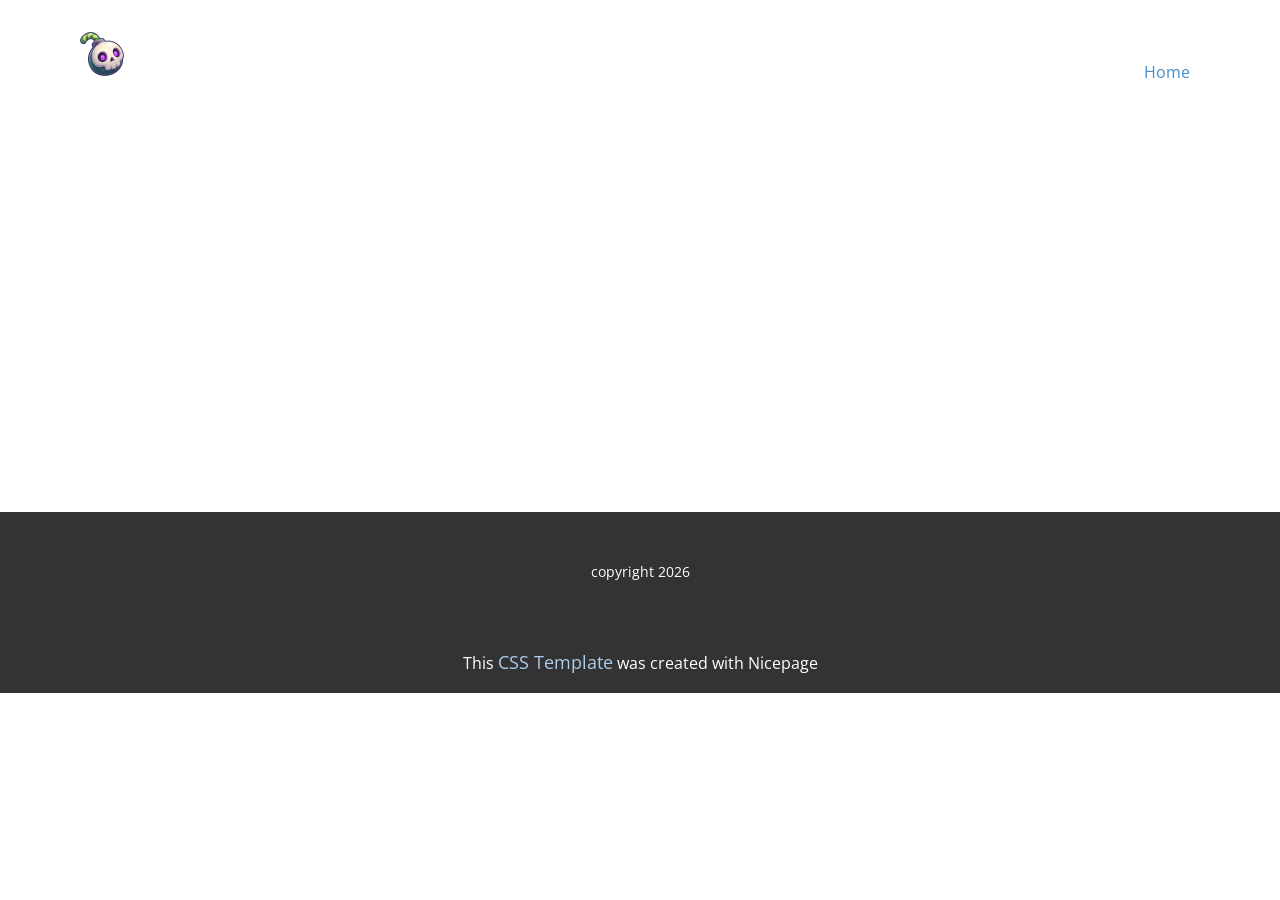
<file: index.html>
<!DOCTYPE html>
<html style="font-size: 16px;" lang="en"><head>
    <meta name="viewport" content="width=device-width, initial-scale=1.0">
    <meta charset="utf-8">
    <meta name="keywords" content="Veridia the great scramble orrin jones">
    <meta name="description" content="">
    <title>Home</title>
    <link rel="stylesheet" href="nicepage.css" media="screen">
<link rel="stylesheet" href="index.css" media="screen">
    <script class="u-script" type="text/javascript" src="jquery.js" defer=""></script>
    <script class="u-script" type="text/javascript" src="nicepage.js" defer=""></script>
    <meta name="generator" content="Nicepage 8.6.23, nicepage.com">
    <link rel="icon" href="images/app_icon_foreground.png">
    
    
    
    <link id="u-page-google-font" rel="stylesheet" href="https://fonts.googleapis.com/css2?display=swap&amp;family=Roboto:ital,wght@0,100;0,200;0,300;0,400;0,500;0,600;0,700;0,800;0,900;1,100;1,200;1,300;1,400;1,500;1,600;1,700;1,800;1,900&amp;family=Open+Sans:ital,wght@0,300;0,400;0,500;0,600;0,700;0,800;1,300;1,400;1,500;1,600;1,700;1,800">
    <script type="application/ld+json">{
		"@context": "http://schema.org",
		"@type": "Organization",
		"name": "Veridia",
		"logo": "images/app_icon_foreground.png?rand=6fbb"
}</script>
    <meta name="theme-color" content="#478ac9">
    <meta property="og:title" content="Home">
    <meta property="og:description" content="">
    <meta property="og:type" content="website">
  <meta data-intl-tel-input-cdn-path="intlTelInput/"></head>
  <body data-home-page="Home.html" data-home-page-title="Home" data-path-to-root="./" data-include-products="false" class="u-body u-clearfix u-xl-mode" data-lang="en"><header class="u-clearfix u-header u-header" id="header"><div class="u-clearfix u-sheet u-valign-middle u-sheet-1">
        <a href="#" class="u-image u-logo u-image-1" data-image-width="1024" data-image-height="1024">
          <img src="images/app_icon_foreground.png?rand=6fbb" class="u-logo-image u-logo-image-1">
        </a>
        <nav class="u-menu u-menu-one-level u-offcanvas u-menu-1" role="navigation" aria-label="Menu navigation">
          <div class="menu-collapse" style="font-size: 1rem; letter-spacing: 0px;">
            <a class="u-button-style u-custom-left-right-menu-spacing u-custom-padding-bottom u-custom-top-bottom-menu-spacing u-hamburger-link u-nav-link u-text-active-palette-1-base u-text-hover-palette-2-base" href="#" tabindex="-1" aria-label="Open menu" aria-controls="3c6a">
              <svg class="u-svg-link" viewBox="0 0 24 24"><use xlink:href="#menu-hamburger"></use></svg>
              <svg class="u-svg-content" version="1.1" id="menu-hamburger" viewBox="0 0 16 16" x="0px" y="0px" xmlns:xlink="http://www.w3.org/1999/xlink" xmlns="http://www.w3.org/2000/svg"><g><rect y="1" width="16" height="2"></rect><rect y="7" width="16" height="2"></rect><rect y="13" width="16" height="2"></rect>
</g></svg>
            </a>
          </div>
          <div class="u-custom-menu u-nav-container">
            <ul class="u-nav u-unstyled u-nav-1" role="menubar"><li role="none" class="u-nav-item"><a role="menuitem" class="u-button-style u-nav-link u-text-active-palette-1-base u-text-hover-palette-2-base u-nav-link-2" href="./">Home</a>
</li></ul>
          </div>
          <div class="u-custom-menu u-nav-container-collapse" id="3c6a" role="region" aria-label="Menu panel">
            <div class="u-black u-container-style u-inner-container-layout u-opacity u-opacity-95 u-sidenav">
              <div class="u-inner-container-layout u-sidenav-overflow">
                <div class="u-menu-close" tabindex="-1" aria-label="Close menu"></div>
                <ul class="u-align-center u-nav u-popupmenu-items u-unstyled u-nav-2" role="menubar"><li role="none" class="u-nav-item"><a role="menuitem" class="u-button-style u-nav-link" href="./">Home</a>
</li></ul>
              </div>
            </div>
            <div class="u-black u-menu-overlay u-opacity u-opacity-70"></div>
          </div>
        </nav>
      </div></header>
    <section class="u-clearfix u-section-1" id="block-1">
      <div class="u-clearfix u-sheet u-sheet-1"></div>
    </section>
    
    
    
    <footer class="u-align-center u-clearfix u-container-align-center u-footer u-grey-80 u-footer" id="footer"><div class="u-clearfix u-sheet u-sheet-1">
        <p class="u-small-text u-text u-text-variant u-text-1">copyright 2026</p>
      </div></footer>
    <section class="u-backlink u-clearfix u-grey-80"> This <a href="https://nicepage.com/css-templates">CSS Template</a> was created with Nicepage 
    </section>
  
</body></html>
</file>
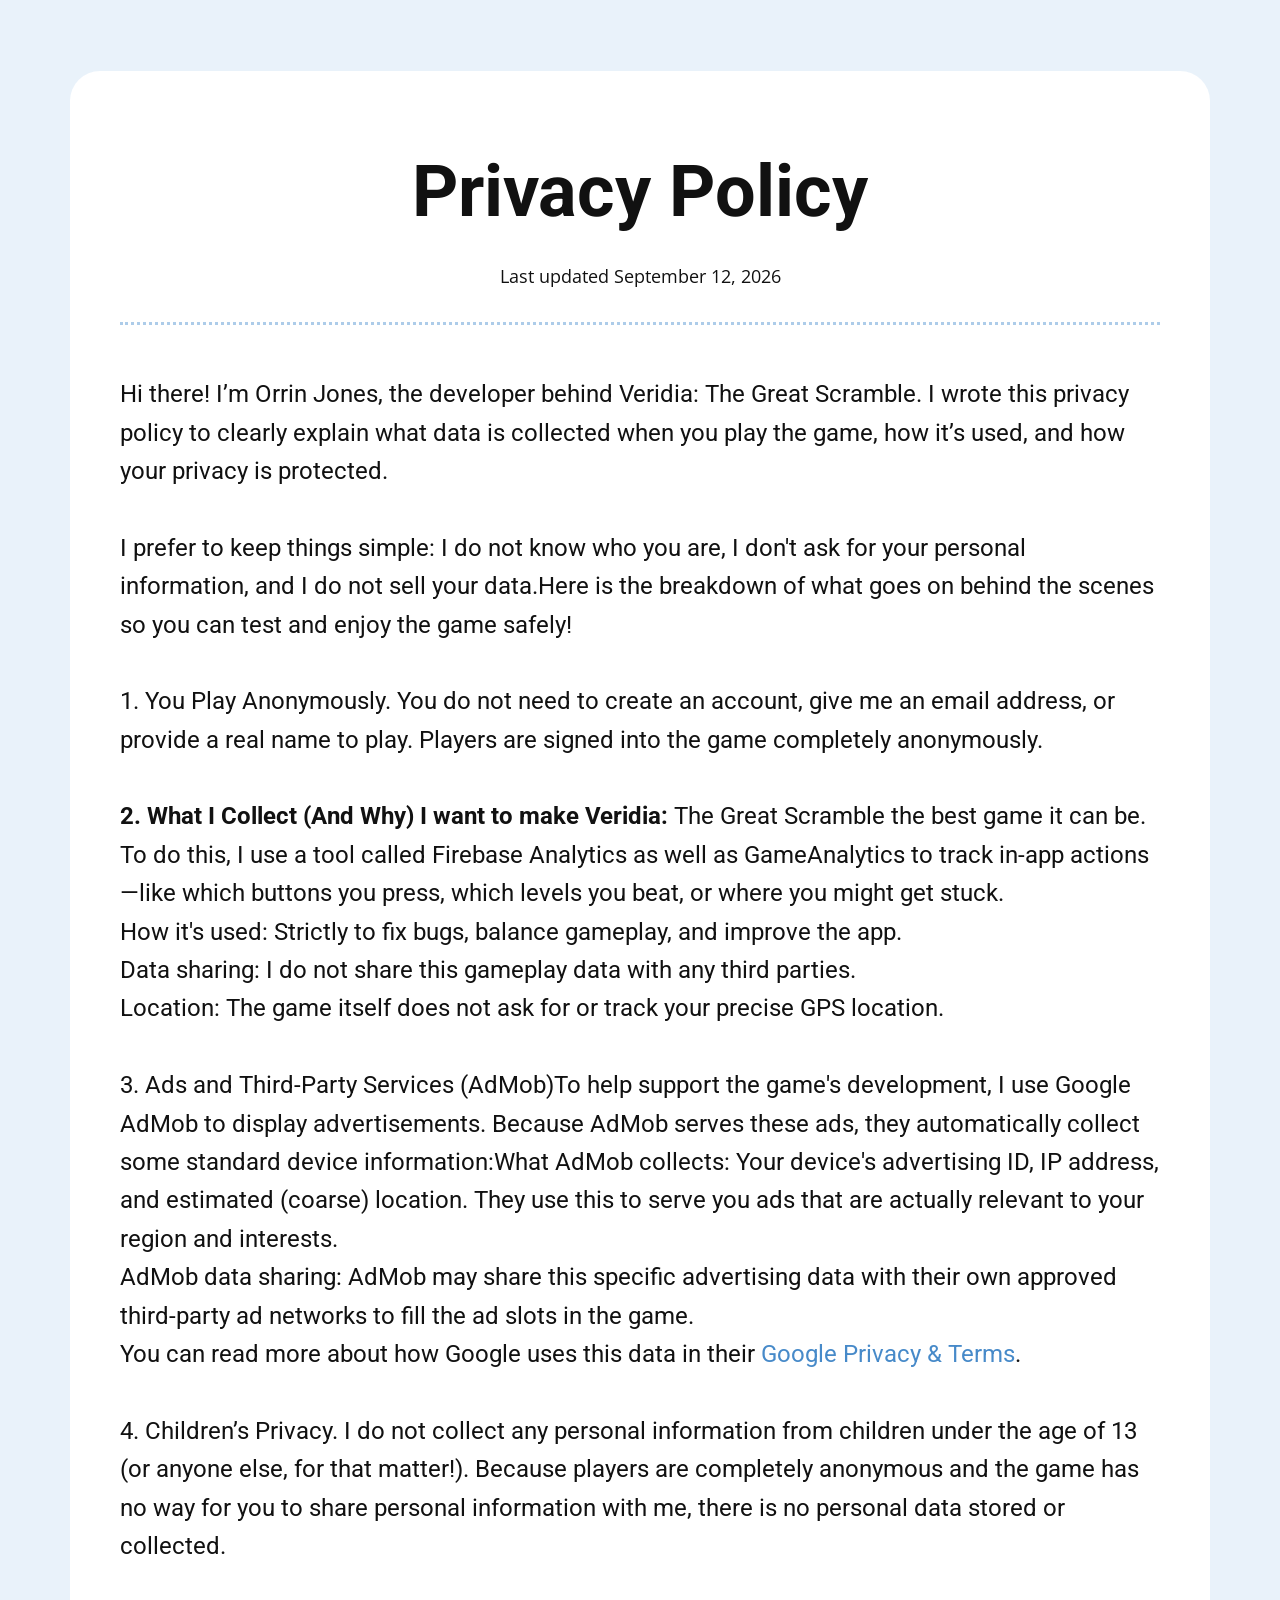
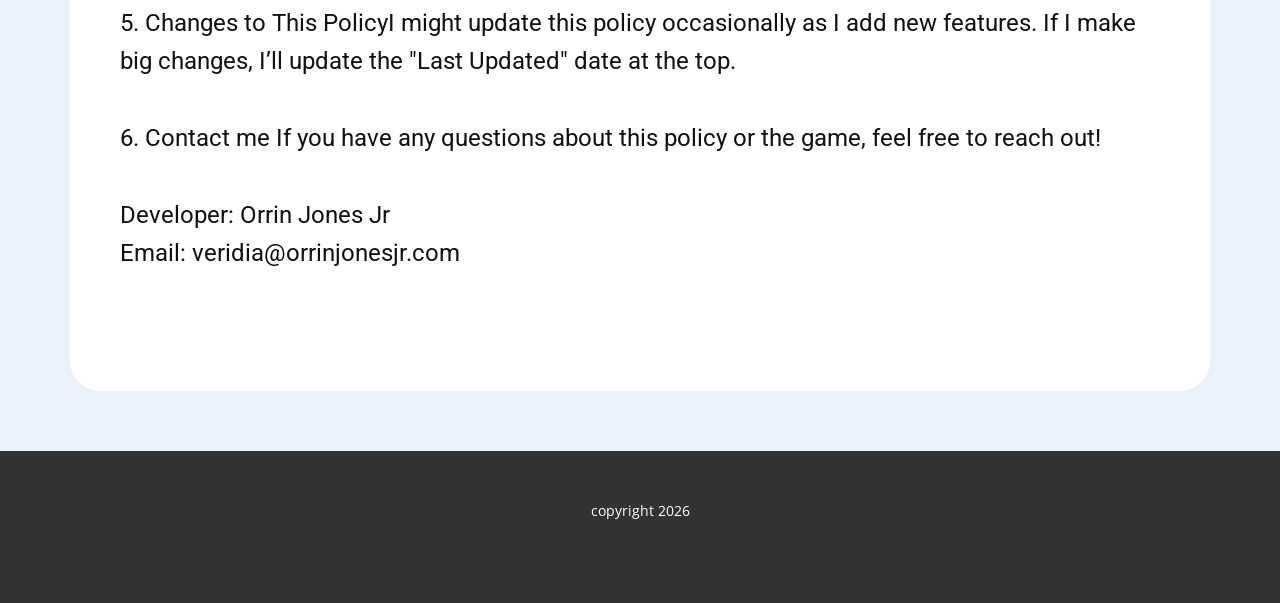
<file: privacy-policy.html>
<!DOCTYPE html>
<html style="font-size: 16px;" lang="en"><head>
    <meta name="viewport" content="width=device-width, initial-scale=1.0">
    <meta charset="utf-8">
    <meta name="keywords" content="​​Privacy Policy, ​Privacy Policy, ​What is a privacy policy?">
    <meta name="description" content="">
    <title>Veridia: The Great Scramble Privacy Policy</title>
    <link rel="stylesheet" href="nicepage.css" media="screen">
<link rel="stylesheet" href="privacy-policy.css" media="screen">
    <script class="u-script" type="text/javascript" src="jquery.js" defer=""></script>
    <script class="u-script" type="text/javascript" src="nicepage.js" defer=""></script>
    <meta name="generator" content="Nicepage 8.6.23, nicepage.com">
    <link rel="icon" href="images/app_icon_foreground.png">
    
    
    
    <link id="u-page-google-font" rel="stylesheet" href="https://fonts.googleapis.com/css2?display=swap&amp;family=Roboto:ital,wght@0,100;0,200;0,300;0,400;0,500;0,600;0,700;0,800;0,900;1,100;1,200;1,300;1,400;1,500;1,600;1,700;1,800;1,900&amp;family=Open+Sans:ital,wght@0,300;0,400;0,500;0,600;0,700;0,800;1,300;1,400;1,500;1,600;1,700;1,800">
    <script type="application/ld+json">{
		"@context": "http://schema.org",
		"@type": "Organization",
		"name": "Veridia"
}</script>
    <meta name="theme-color" content="#478ac9">
    <meta property="og:title" content="Veridia: The Great Scramble Privacy Policy">
    <meta property="og:description" content="">
    <meta property="og:type" content="website">
  <meta data-intl-tel-input-cdn-path="intlTelInput/"></head>
  <body data-path-to-root="./" data-include-products="false" class="u-body u-clearfix u-xl-mode" data-lang="en">
    <section class="u-clearfix u-palette-1-light-3 u-valign-top-lg u-valign-top-md u-valign-top-sm u-valign-top-xs u-section-1" id="block-2">
      <div class="u-align-left u-container-style u-group u-radius u-shape-round u-white u-group-1">
        <div class="u-container-layout u-container-layout-1">
          <h1 class="u-align-center u-text u-text-1">Privacy Policy<br>
          </h1>
          <p class="u-align-center u-large-text u-text u-text-default u-text-variant u-text-2">Last updated September 12, 2026 </p>
          <div class="u-align-left u-border-3 u-border-palette-1-light-2 u-expanded-width u-line u-line-horizontal u-line-1"></div>
          <p class="u-align-left u-custom-font u-heading-font u-text u-text-default u-text-3">Hi there! I’m Orrin Jones, the developer behind&nbsp;Veridia: The Great Scramble. I wrote this privacy policy to clearly explain what data is collected when you play the game, how it’s used, and how your privacy is protected.<br>
            <br>I prefer to keep things simple:&nbsp;I do not know who you are, I don't ask for your personal information, and I do not sell your data.Here is the breakdown of what goes on behind the scenes so you can test and enjoy the game safely!<br>
            <br>1. You Play Anonymously. You do not need to create an account, give me an email address, or provide a real name to play. Players are signed into the game completely anonymously.<br>
            <br><span style="font-weight: 700;">2. What I Collect (And Why) I want to make&nbsp;Veridia:&nbsp;</span>The Great Scramble&nbsp;the best game it can be. To do this, I use a tool called&nbsp;Firebase Analytics as well as GameAnalytics to track in-app actions—like which buttons you press, which levels you beat, or where you might get stuck.<br>How it's used:&nbsp;Strictly to fix bugs, balance gameplay, and improve the app.<br>Data sharing:&nbsp;I do not share this gameplay data with any third parties.<br>Location:&nbsp;The game itself does not ask for or track your precise GPS location.<br>
            <br>3. Ads and Third-Party Services (AdMob)To help support the game's development, I use&nbsp;Google AdMob&nbsp;to display advertisements. Because AdMob serves these ads, they automatically collect some standard device information:What AdMob collects:&nbsp;Your device's advertising ID, IP address, and estimated (coarse) location. They use this to serve you ads that are actually relevant to your region and interests.<br>AdMob data sharing:&nbsp;AdMob may share this specific advertising data with their own approved third-party ad networks to fill the ad slots in the game.<br>You can read more about how Google uses this data in their&nbsp;<a href="https://policies.google.com/technologies/partner-sites" class="u-active-none u-border-none u-btn u-button-style u-hover-none u-none u-text-palette-1-base u-btn-1">Google Privacy &amp; Terms</a>.<br>
            <br>4. Children’s Privacy. I do not collect any personal information from children under the age of 13 (or anyone else, for that matter!). Because players are completely anonymous and the game has no way for you to share personal information with me, there is no personal data stored or collected.<br>
            <br>5. Changes to This PolicyI might update this policy occasionally as I add new features. If I make big changes, I’ll update the "Last Updated" date at the top.<br>
            <br>6. Contact me If you have any questions about this policy or the game, feel free to reach out!<br>
            <br>Developer:&nbsp;Orrin Jones Jr<br>Email: veridia@orrinjonesjr.com
          </p>
        </div>
      </div>
    </section>
    
    
    
    <footer class="u-align-center u-clearfix u-container-align-center u-footer u-grey-80 u-footer" id="footer"><div class="u-clearfix u-sheet u-sheet-1">
        <p class="u-small-text u-text u-text-variant u-text-1">copyright 2026</p>
      </div></footer>
    <section class="u-backlink u-clearfix u-grey-80"></section>
  
</body></html>
</file>
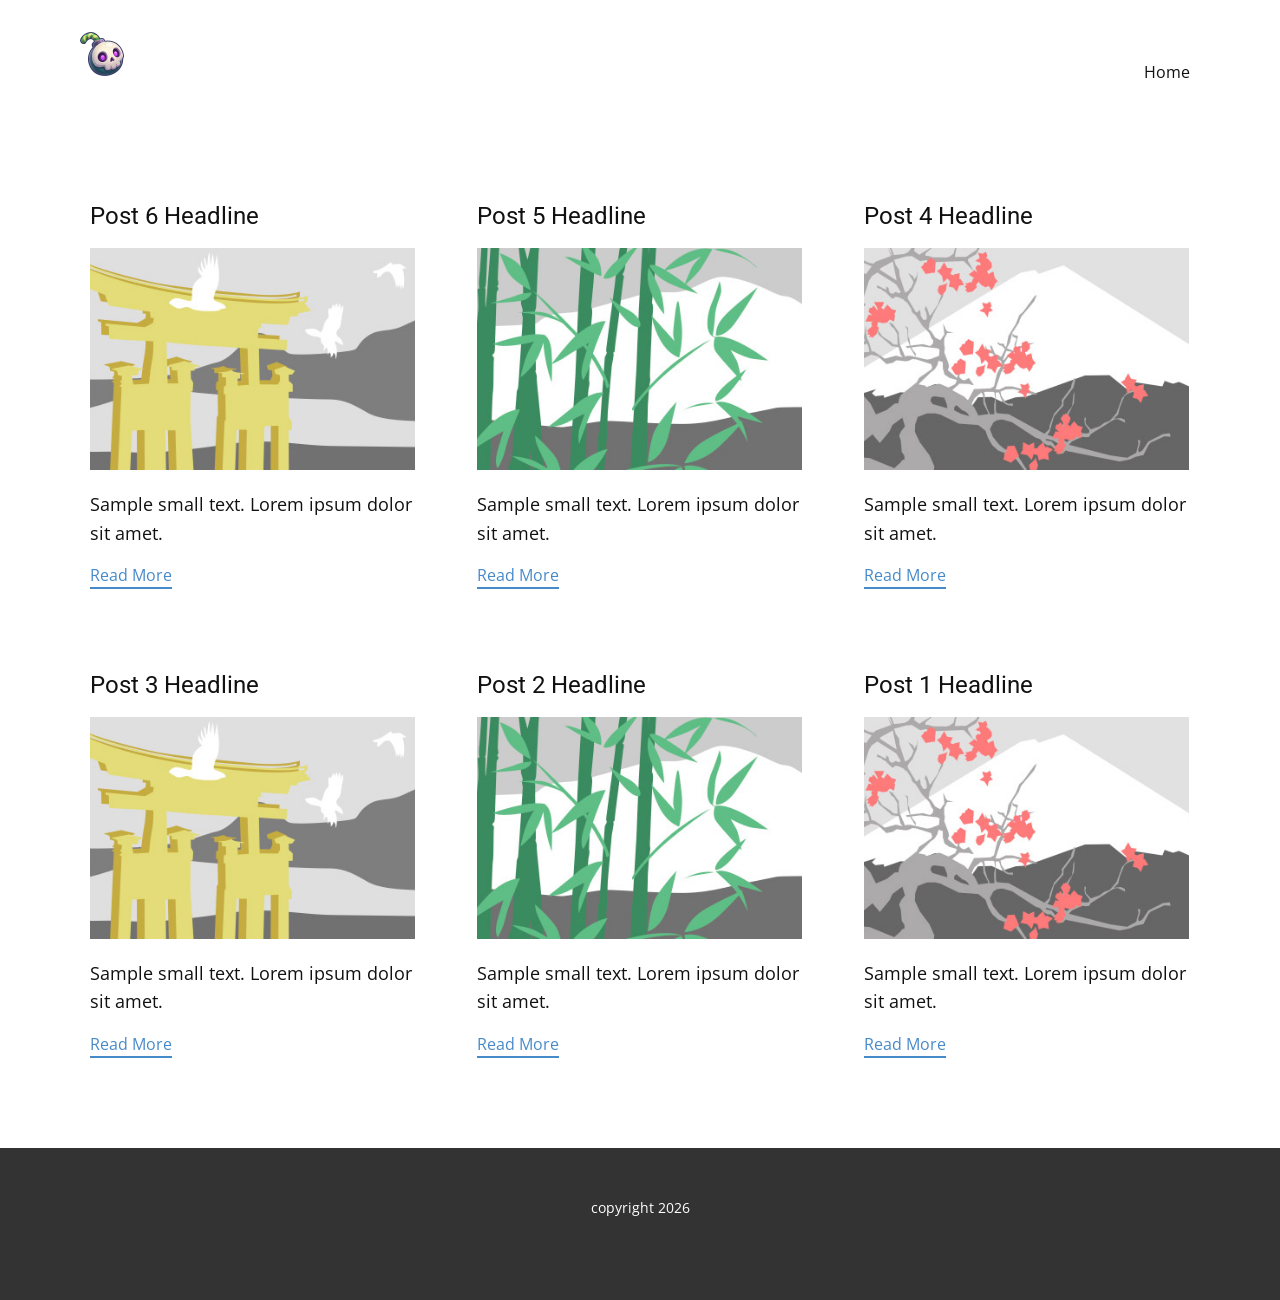
<file: blog/blog.html>
<!DOCTYPE html>
<html style="font-size: 16px;" lang="en"><head>
    <meta name="viewport" content="width=device-width, initial-scale=1.0">
    <meta charset="utf-8">
    <meta name="keywords" content="Veridia the great scramble orrin jones">
    <meta name="description" content="">
    <title>Blog</title>
    <link rel="stylesheet" href="../nicepage.css" media="screen">
<link rel="stylesheet" href="../Blog-Template.css" media="screen">
    <script class="u-script" type="text/javascript" src="../jquery.js" defer=""></script>
    <script class="u-script" type="text/javascript" src="../nicepage.js" defer=""></script>
    <meta name="generator" content="Nicepage 8.6.23, nicepage.com">
    <link rel="icon" href="../images/app_icon_foreground.png">
    
    
    
    <link id="u-page-google-font" rel="stylesheet" href="https://fonts.googleapis.com/css2?display=swap&amp;family=Roboto:ital,wght@0,100;0,200;0,300;0,400;0,500;0,600;0,700;0,800;0,900;1,100;1,200;1,300;1,400;1,500;1,600;1,700;1,800;1,900&amp;family=Open+Sans:ital,wght@0,300;0,400;0,500;0,600;0,700;0,800;1,300;1,400;1,500;1,600;1,700;1,800">
    <script type="application/ld+json">{
		"@context": "http://schema.org",
		"@type": "Organization",
		"name": "Veridia",
		"logo": "images/app_icon_foreground.png?rand=6fbb"
}</script>
    <meta name="theme-color" content="#478ac9">
  <meta data-intl-tel-input-cdn-path="intlTelInput/"></head>
  <body data-path-to-root="../" data-include-products="false" class="u-body u-xl-mode" data-lang="en"><header class="u-clearfix u-header u-header" id="header"><div class="u-clearfix u-sheet u-valign-middle u-sheet-1">
        <a href="#" class="u-image u-logo u-image-1" data-image-width="1024" data-image-height="1024">
          <img src="../images/app_icon_foreground.png?rand=6fbb" class="u-logo-image u-logo-image-1">
        </a>
        <nav class="u-menu u-menu-one-level u-offcanvas u-menu-1" role="navigation" aria-label="Menu navigation">
          <div class="menu-collapse" style="font-size: 1rem; letter-spacing: 0px;">
            <a class="u-button-style u-custom-left-right-menu-spacing u-custom-padding-bottom u-custom-top-bottom-menu-spacing u-hamburger-link u-nav-link u-text-active-palette-1-base u-text-hover-palette-2-base" href="#" tabindex="-1" aria-label="Open menu" aria-controls="3c6a">
              <svg class="u-svg-link" viewBox="0 0 24 24"><use xlink:href="#menu-hamburger"></use></svg>
              <svg class="u-svg-content" version="1.1" id="menu-hamburger" viewBox="0 0 16 16" x="0px" y="0px" xmlns:xlink="http://www.w3.org/1999/xlink" xmlns="http://www.w3.org/2000/svg"><g><rect y="1" width="16" height="2"></rect><rect y="7" width="16" height="2"></rect><rect y="13" width="16" height="2"></rect>
</g></svg>
            </a>
          </div>
          <div class="u-custom-menu u-nav-container">
            <ul class="u-nav u-unstyled u-nav-1" role="menubar"><li role="none" class="u-nav-item"><a role="menuitem" class="u-button-style u-nav-link u-text-active-palette-1-base u-text-hover-palette-2-base u-nav-link-2" href="../">Home</a>
</li></ul>
          </div>
          <div class="u-custom-menu u-nav-container-collapse" id="3c6a" role="region" aria-label="Menu panel">
            <div class="u-black u-container-style u-inner-container-layout u-opacity u-opacity-95 u-sidenav">
              <div class="u-inner-container-layout u-sidenav-overflow">
                <div class="u-menu-close" tabindex="-1" aria-label="Close menu"></div>
                <ul class="u-align-center u-nav u-popupmenu-items u-unstyled u-nav-2" role="menubar"><li role="none" class="u-nav-item"><a role="menuitem" class="u-button-style u-nav-link" href="../">Home</a>
</li></ul>
              </div>
            </div>
            <div class="u-black u-menu-overlay u-opacity u-opacity-70"></div>
          </div>
        </nav>
      </div></header>
    <section class="u-clearfix u-section-1" id="block-2">
      <div class="u-clearfix u-sheet u-valign-middle u-sheet-1"><!--blog--><!--blog_options_json--><!--{"type":"Recent","source":"","tags":"","count":""}--><!--/blog_options_json-->
        <div class="u-blog u-expanded-width u-repeater u-repeater-1" data-blog-id="blog-1"><!--blog_post-->
          <div class="u-blog-post u-container-style u-repeater-item u-white u-repeater-item-1"><meta name="twitter:description" content="Sample small text. Lorem ipsum dolor sit amet."><meta name="description" content="Sample small text. Lorem ipsum dolor sit amet."><meta property="og:type" content="article"><meta property="og:title" content="Post 6 Headline"><meta property="og:description" content="Sample small text. Lorem ipsum dolor sit amet."><meta property="og:image" content="../images/8ad73f3c.jpeg">
            <div class="u-container-layout u-similar-container u-valign-top u-container-layout-1"><!--blog_post_header-->
              <h4 class="u-blog-control u-text u-text-1">
                <a class="u-post-header-link" href="../blog/post-5.html">Post 6 Headline</a>
              </h4><!--/blog_post_header--><!--blog_post_image-->
              <img alt="" class="u-blog-control u-expanded-width u-image u-image-default u-image-1" src="../images/8ad73f3c.jpeg" data-href="../blog/post-5.html"><!--/blog_post_image--><!--blog_post_content-->
              <div class="u-blog-control u-post-content u-text u-text-2 fr-view">Sample small text. Lorem ipsum dolor sit amet.</div><!--/blog_post_content--><!--blog_post_readmore-->
              <a href="../blog/post-5.html" class="u-blog-control u-border-2 u-border-palette-1-base u-btn u-btn-rectangle u-button-style u-none u-btn-1"><!--blog_post_readmore_content--><!--options_json--><!--{"content":"","defaultValue":"Read More"}--><!--/options_json-->Read More<!--/blog_post_readmore_content--></a><!--/blog_post_readmore-->
            </div>
          </div><div class="u-blog-post u-container-style u-repeater-item u-video-cover u-white"><meta name="twitter:description" content="Sample small text. Lorem ipsum dolor sit amet."><meta name="description" content="Sample small text. Lorem ipsum dolor sit amet."><meta property="og:type" content="article"><meta property="og:title" content="Post 5 Headline"><meta property="og:description" content="Sample small text. Lorem ipsum dolor sit amet."><meta property="og:image" content="../images/68f64b9d.jpeg">
            <div class="u-container-layout u-similar-container u-valign-top u-container-layout-2"><!--blog_post_header-->
              <h4 class="u-blog-control u-text u-text-3">
                <a class="u-post-header-link" href="../blog/post-4.html">Post 5 Headline</a>
              </h4><!--/blog_post_header--><!--blog_post_image-->
              <img alt="" class="u-blog-control u-expanded-width u-image u-image-default u-image-2" src="../images/68f64b9d.jpeg" data-href="../blog/post-4.html"><!--/blog_post_image--><!--blog_post_content-->
              <div class="u-blog-control u-post-content u-text u-text-4 fr-view">Sample small text. Lorem ipsum dolor sit amet.</div><!--/blog_post_content--><!--blog_post_readmore-->
              <a href="../blog/post-4.html" class="u-blog-control u-border-2 u-border-palette-1-base u-btn u-btn-rectangle u-button-style u-none u-btn-2"><!--blog_post_readmore_content--><!--options_json--><!--{"content":"","defaultValue":"Read More"}--><!--/options_json-->Read More<!--/blog_post_readmore_content--></a><!--/blog_post_readmore-->
            </div>
          </div><div class="u-blog-post u-container-style u-repeater-item u-video-cover u-white"><meta name="twitter:description" content="Sample small text. Lorem ipsum dolor sit amet."><meta name="description" content="Sample small text. Lorem ipsum dolor sit amet."><meta property="og:type" content="article"><meta property="og:title" content="Post 4 Headline"><meta property="og:description" content="Sample small text. Lorem ipsum dolor sit amet."><meta property="og:image" content="../images/0fd3416c.jpeg">
            <div class="u-container-layout u-similar-container u-valign-top u-container-layout-3"><!--blog_post_header-->
              <h4 class="u-blog-control u-text u-text-5">
                <a class="u-post-header-link" href="../blog/post-3.html">Post 4 Headline</a>
              </h4><!--/blog_post_header--><!--blog_post_image-->
              <img alt="" class="u-blog-control u-expanded-width u-image u-image-default u-image-3" src="../images/0fd3416c.jpeg" data-href="../blog/post-3.html"><!--/blog_post_image--><!--blog_post_content-->
              <div class="u-blog-control u-post-content u-text u-text-6 fr-view">Sample small text. Lorem ipsum dolor sit amet.</div><!--/blog_post_content--><!--blog_post_readmore-->
              <a href="../blog/post-3.html" class="u-blog-control u-border-2 u-border-palette-1-base u-btn u-btn-rectangle u-button-style u-none u-btn-3"><!--blog_post_readmore_content--><!--options_json--><!--{"content":"","defaultValue":"Read More"}--><!--/options_json-->Read More<!--/blog_post_readmore_content--></a><!--/blog_post_readmore-->
            </div>
          </div><div class="u-blog-post u-container-style u-repeater-item u-white u-repeater-item-1"><meta name="twitter:description" content="Sample small text. Lorem ipsum dolor sit amet."><meta name="description" content="Sample small text. Lorem ipsum dolor sit amet."><meta property="og:type" content="article"><meta property="og:title" content="Post 3 Headline"><meta property="og:description" content="Sample small text. Lorem ipsum dolor sit amet."><meta property="og:image" content="../images/8ad73f3c.jpeg">
            <div class="u-container-layout u-similar-container u-valign-top u-container-layout-1"><!--blog_post_header-->
              <h4 class="u-blog-control u-text u-text-1">
                <a class="u-post-header-link" href="../blog/post-2.html">Post 3 Headline</a>
              </h4><!--/blog_post_header--><!--blog_post_image-->
              <img alt="" class="u-blog-control u-expanded-width u-image u-image-default u-image-1" src="../images/8ad73f3c.jpeg" data-href="../blog/post-2.html"><!--/blog_post_image--><!--blog_post_content-->
              <div class="u-blog-control u-post-content u-text u-text-2 fr-view">Sample small text. Lorem ipsum dolor sit amet.</div><!--/blog_post_content--><!--blog_post_readmore-->
              <a href="../blog/post-2.html" class="u-blog-control u-border-2 u-border-palette-1-base u-btn u-btn-rectangle u-button-style u-none u-btn-1"><!--blog_post_readmore_content--><!--options_json--><!--{"content":"","defaultValue":"Read More"}--><!--/options_json-->Read More<!--/blog_post_readmore_content--></a><!--/blog_post_readmore-->
            </div>
          </div><div class="u-blog-post u-container-style u-repeater-item u-video-cover u-white"><meta name="twitter:description" content="Sample small text. Lorem ipsum dolor sit amet."><meta name="description" content="Sample small text. Lorem ipsum dolor sit amet."><meta property="og:type" content="article"><meta property="og:title" content="Post 2 Headline"><meta property="og:description" content="Sample small text. Lorem ipsum dolor sit amet."><meta property="og:image" content="../images/68f64b9d.jpeg">
            <div class="u-container-layout u-similar-container u-valign-top u-container-layout-2"><!--blog_post_header-->
              <h4 class="u-blog-control u-text u-text-3">
                <a class="u-post-header-link" href="../blog/post-1.html">Post 2 Headline</a>
              </h4><!--/blog_post_header--><!--blog_post_image-->
              <img alt="" class="u-blog-control u-expanded-width u-image u-image-default u-image-2" src="../images/68f64b9d.jpeg" data-href="../blog/post-1.html"><!--/blog_post_image--><!--blog_post_content-->
              <div class="u-blog-control u-post-content u-text u-text-4 fr-view">Sample small text. Lorem ipsum dolor sit amet.</div><!--/blog_post_content--><!--blog_post_readmore-->
              <a href="../blog/post-1.html" class="u-blog-control u-border-2 u-border-palette-1-base u-btn u-btn-rectangle u-button-style u-none u-btn-2"><!--blog_post_readmore_content--><!--options_json--><!--{"content":"","defaultValue":"Read More"}--><!--/options_json-->Read More<!--/blog_post_readmore_content--></a><!--/blog_post_readmore-->
            </div>
          </div><div class="u-blog-post u-container-style u-repeater-item u-video-cover u-white"><meta name="twitter:description" content="Sample small text. Lorem ipsum dolor sit amet."><meta name="description" content="Sample small text. Lorem ipsum dolor sit amet."><meta property="og:type" content="article"><meta property="og:title" content="Post 1 Headline"><meta property="og:description" content="Sample small text. Lorem ipsum dolor sit amet."><meta property="og:image" content="../images/0fd3416c.jpeg">
            <div class="u-container-layout u-similar-container u-valign-top u-container-layout-3"><!--blog_post_header-->
              <h4 class="u-blog-control u-text u-text-5">
                <a class="u-post-header-link" href="../blog/post.html">Post 1 Headline</a>
              </h4><!--/blog_post_header--><!--blog_post_image-->
              <img alt="" class="u-blog-control u-expanded-width u-image u-image-default u-image-3" src="../images/0fd3416c.jpeg" data-href="../blog/post.html"><!--/blog_post_image--><!--blog_post_content-->
              <div class="u-blog-control u-post-content u-text u-text-6 fr-view">Sample small text. Lorem ipsum dolor sit amet.</div><!--/blog_post_content--><!--blog_post_readmore-->
              <a href="../blog/post.html" class="u-blog-control u-border-2 u-border-palette-1-base u-btn u-btn-rectangle u-button-style u-none u-btn-3"><!--blog_post_readmore_content--><!--options_json--><!--{"content":"","defaultValue":"Read More"}--><!--/options_json-->Read More<!--/blog_post_readmore_content--></a><!--/blog_post_readmore-->
            </div>
          </div><!--/blog_post--><!--blog_post-->
          <!--/blog_post--><!--blog_post-->
          <!--/blog_post-->
        </div><!--/blog-->
      </div>
    </section>
    
    
    
    <footer class="u-align-center u-clearfix u-container-align-center u-footer u-grey-80 u-footer" id="footer"><div class="u-clearfix u-sheet u-sheet-1">
        <p class="u-small-text u-text u-text-variant u-text-1">copyright 2026</p>
      </div></footer>
    <section class="u-backlink u-clearfix u-grey-80"></section>
  
</body></html>
</file>
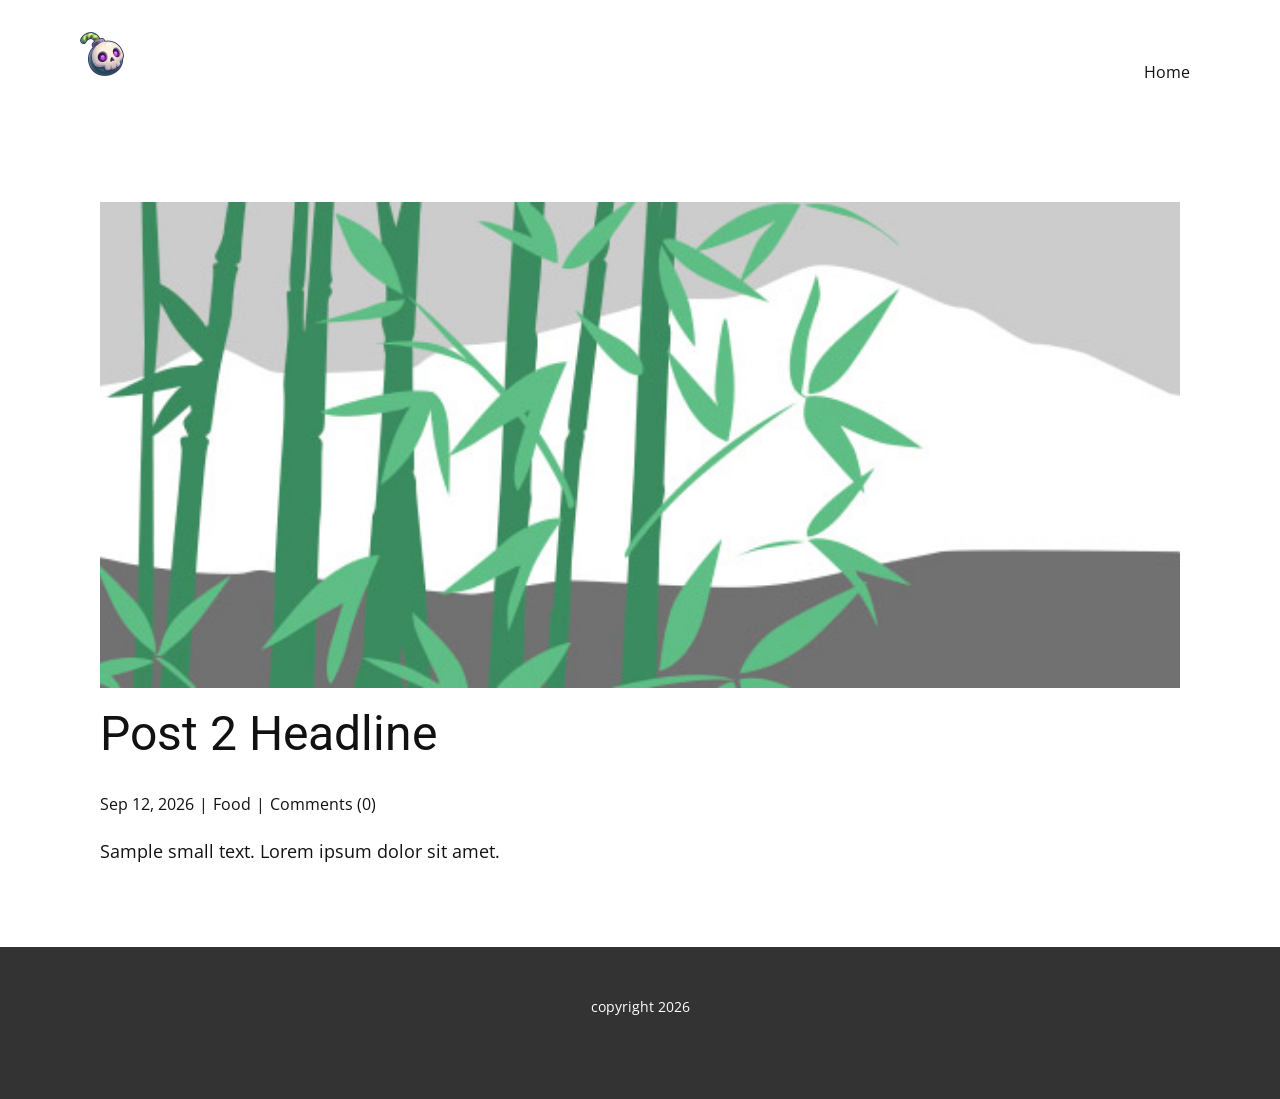
<file: blog/post-1.html>
<!DOCTYPE html>
<html style="font-size: 16px;" lang="en"><head>
    <meta name="viewport" content="width=device-width, initial-scale=1.0">
    <meta charset="utf-8">
    <meta name="keywords" content="Post 1 Headline">
    <meta name="description" content="Sample small text. Lorem ipsum dolor sit amet.">
    <title>Post 2 Headline</title>
    <link rel="stylesheet" href="../nicepage.css" media="screen">
<link rel="stylesheet" href="../Post-Template.css" media="screen">
    <script class="u-script" type="text/javascript" src="../jquery.js" defer=""></script>
    <script class="u-script" type="text/javascript" src="../nicepage.js" defer=""></script>
    <meta name="generator" content="Nicepage 8.6.23, nicepage.com">
    <link rel="icon" href="../images/app_icon_foreground.png">
    
    
    
    <link id="u-page-google-font" rel="stylesheet" href="https://fonts.googleapis.com/css2?display=swap&amp;family=Roboto:ital,wght@0,100;0,200;0,300;0,400;0,500;0,600;0,700;0,800;0,900;1,100;1,200;1,300;1,400;1,500;1,600;1,700;1,800;1,900&amp;family=Open+Sans:ital,wght@0,300;0,400;0,500;0,600;0,700;0,800;1,300;1,400;1,500;1,600;1,700;1,800">
    <script type="application/ld+json">{
		"@context": "http://schema.org",
		"@type": "Organization",
		"name": "Veridia",
		"logo": "images/app_icon_foreground.png?rand=6fbb"
}</script>
    <meta name="theme-color" content="#478ac9">
  <meta data-intl-tel-input-cdn-path="intlTelInput/"><meta name="twitter:description" content="Sample small text. Lorem ipsum dolor sit amet."><meta property="og:type" content="article"><meta property="og:title" content="Post 2 Headline"><meta property="og:description" content="Sample small text. Lorem ipsum dolor sit amet."><meta property="og:image" content="../images/68f64b9d.jpeg"></head>
  <body data-path-to-root="./" data-include-products="false" class="u-body u-xl-mode" data-lang="en"><header class="u-clearfix u-header u-header" id="header"><div class="u-clearfix u-sheet u-valign-middle u-sheet-1">
        <a href="#" class="u-image u-logo u-image-1" data-image-width="1024" data-image-height="1024">
          <img src="../images/app_icon_foreground.png?rand=6fbb" class="u-logo-image u-logo-image-1">
        </a>
        <nav class="u-menu u-menu-one-level u-offcanvas u-menu-1" role="navigation" aria-label="Menu navigation">
          <div class="menu-collapse" style="font-size: 1rem; letter-spacing: 0px;">
            <a class="u-button-style u-custom-left-right-menu-spacing u-custom-padding-bottom u-custom-top-bottom-menu-spacing u-hamburger-link u-nav-link u-text-active-palette-1-base u-text-hover-palette-2-base" href="#" tabindex="-1" aria-label="Open menu" aria-controls="3c6a">
              <svg class="u-svg-link" viewBox="0 0 24 24"><use xlink:href="#menu-hamburger"></use></svg>
              <svg class="u-svg-content" version="1.1" id="menu-hamburger" viewBox="0 0 16 16" x="0px" y="0px" xmlns:xlink="http://www.w3.org/1999/xlink" xmlns="http://www.w3.org/2000/svg"><g><rect y="1" width="16" height="2"></rect><rect y="7" width="16" height="2"></rect><rect y="13" width="16" height="2"></rect>
</g></svg>
            </a>
          </div>
          <div class="u-custom-menu u-nav-container">
            <ul class="u-nav u-unstyled u-nav-1" role="menubar"><li role="none" class="u-nav-item"><a role="menuitem" class="u-button-style u-nav-link u-text-active-palette-1-base u-text-hover-palette-2-base u-nav-link-2" href="../">Home</a>
</li></ul>
          </div>
          <div class="u-custom-menu u-nav-container-collapse" id="3c6a" role="region" aria-label="Menu panel">
            <div class="u-black u-container-style u-inner-container-layout u-opacity u-opacity-95 u-sidenav">
              <div class="u-inner-container-layout u-sidenav-overflow">
                <div class="u-menu-close" tabindex="-1" aria-label="Close menu"></div>
                <ul class="u-align-center u-nav u-popupmenu-items u-unstyled u-nav-2" role="menubar"><li role="none" class="u-nav-item"><a role="menuitem" class="u-button-style u-nav-link" href="../">Home</a>
</li></ul>
              </div>
            </div>
            <div class="u-black u-menu-overlay u-opacity u-opacity-70"></div>
          </div>
        </nav>
      </div></header>
    <section class="u-align-center u-clearfix u-section-1" id="block-2">
      <div class="u-clearfix u-sheet u-valign-middle-md u-valign-middle-sm u-valign-middle-xs u-sheet-1"><!--post_details--><!--post_details_options_json--><!--{"source":""}--><!--/post_details_options_json--><!--blog_post-->
        <div class="u-container-style u-expanded-width u-post-details u-post-details-1">
          <div class="u-container-layout u-valign-middle u-container-layout-1"><!--blog_post_image-->
            <img alt="" class="u-blog-control u-expanded-width u-image u-image-default u-image-1" src="../images/68f64b9d.jpeg"><!--/blog_post_image--><!--blog_post_header-->
            <h2 class="u-blog-control u-text u-text-1">Post 2 Headline</h2><!--/blog_post_header--><!--blog_post_metadata-->
            <div class="u-blog-control u-metadata u-metadata-1"><!--blog_post_metadata_date--><span class="u-meta-date u-meta-icon">Sep 12, 2026</span><!--/blog_post_metadata_date--><!--blog_post_metadata_category--><span class="u-meta-category u-meta-icon"><a href="/blog/blog.html#/blog-1///1">Food</a></span><!--/blog_post_metadata_category--><!--blog_post_metadata_comments--><span class="u-meta-comments u-meta-icon"><!--blog_post_metadata_comments_content-->Comments (0)<!--/blog_post_metadata_comments_content--></span><!--/blog_post_metadata_comments-->
            </div><!--/blog_post_metadata--><!--blog_post_content-->
            <div class="u-align-justify u-blog-control u-post-content u-text u-text-2 fr-view">
  <p>Sample small text. Lorem ipsum dolor sit amet.</p>
  </div><!--/blog_post_content-->
          </div>
        </div><!--/blog_post--><!--/post_details-->
      </div>
    </section>
    
    
    
    <footer class="u-align-center u-clearfix u-container-align-center u-footer u-grey-80 u-footer" id="footer"><div class="u-clearfix u-sheet u-sheet-1">
        <p class="u-small-text u-text u-text-variant u-text-1">copyright 2026</p>
      </div></footer>
    <section class="u-backlink u-clearfix u-grey-80"></section>
  
</body></html>
</file>
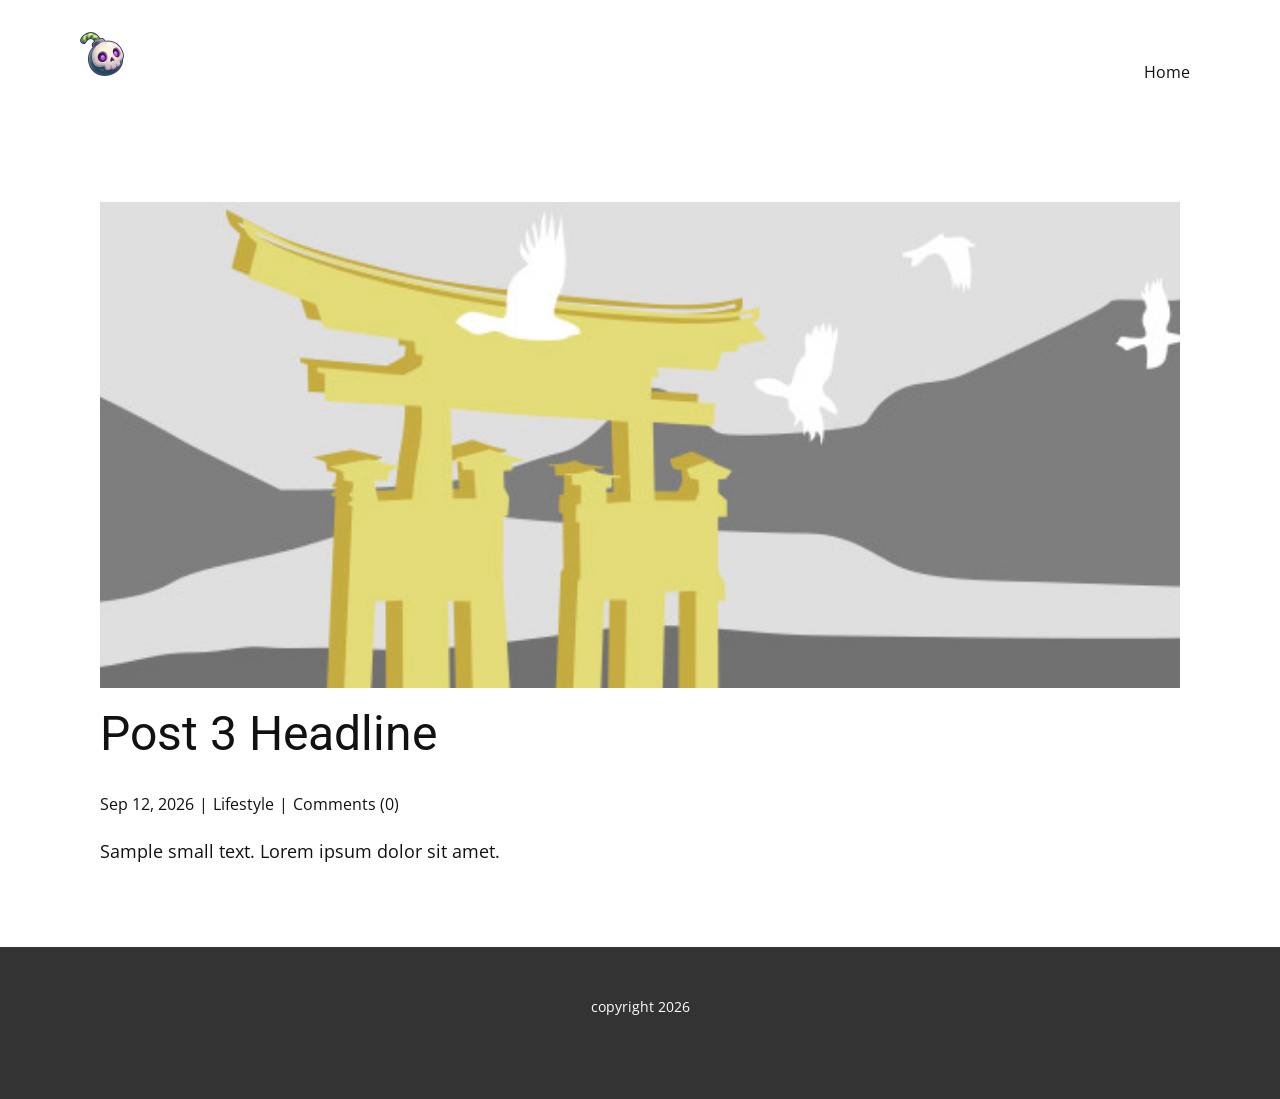
<file: blog/post-2.html>
<!DOCTYPE html>
<html style="font-size: 16px;" lang="en"><head>
    <meta name="viewport" content="width=device-width, initial-scale=1.0">
    <meta charset="utf-8">
    <meta name="keywords" content="Post 1 Headline">
    <meta name="description" content="Sample small text. Lorem ipsum dolor sit amet.">
    <title>Post 3 Headline</title>
    <link rel="stylesheet" href="../nicepage.css" media="screen">
<link rel="stylesheet" href="../Post-Template.css" media="screen">
    <script class="u-script" type="text/javascript" src="../jquery.js" defer=""></script>
    <script class="u-script" type="text/javascript" src="../nicepage.js" defer=""></script>
    <meta name="generator" content="Nicepage 8.6.23, nicepage.com">
    <link rel="icon" href="../images/app_icon_foreground.png">
    
    
    
    <link id="u-page-google-font" rel="stylesheet" href="https://fonts.googleapis.com/css2?display=swap&amp;family=Roboto:ital,wght@0,100;0,200;0,300;0,400;0,500;0,600;0,700;0,800;0,900;1,100;1,200;1,300;1,400;1,500;1,600;1,700;1,800;1,900&amp;family=Open+Sans:ital,wght@0,300;0,400;0,500;0,600;0,700;0,800;1,300;1,400;1,500;1,600;1,700;1,800">
    <script type="application/ld+json">{
		"@context": "http://schema.org",
		"@type": "Organization",
		"name": "Veridia",
		"logo": "images/app_icon_foreground.png?rand=6fbb"
}</script>
    <meta name="theme-color" content="#478ac9">
  <meta data-intl-tel-input-cdn-path="intlTelInput/"><meta name="twitter:description" content="Sample small text. Lorem ipsum dolor sit amet."><meta property="og:type" content="article"><meta property="og:title" content="Post 3 Headline"><meta property="og:description" content="Sample small text. Lorem ipsum dolor sit amet."><meta property="og:image" content="../images/8ad73f3c.jpeg"></head>
  <body data-path-to-root="./" data-include-products="false" class="u-body u-xl-mode" data-lang="en"><header class="u-clearfix u-header u-header" id="header"><div class="u-clearfix u-sheet u-valign-middle u-sheet-1">
        <a href="#" class="u-image u-logo u-image-1" data-image-width="1024" data-image-height="1024">
          <img src="../images/app_icon_foreground.png?rand=6fbb" class="u-logo-image u-logo-image-1">
        </a>
        <nav class="u-menu u-menu-one-level u-offcanvas u-menu-1" role="navigation" aria-label="Menu navigation">
          <div class="menu-collapse" style="font-size: 1rem; letter-spacing: 0px;">
            <a class="u-button-style u-custom-left-right-menu-spacing u-custom-padding-bottom u-custom-top-bottom-menu-spacing u-hamburger-link u-nav-link u-text-active-palette-1-base u-text-hover-palette-2-base" href="#" tabindex="-1" aria-label="Open menu" aria-controls="3c6a">
              <svg class="u-svg-link" viewBox="0 0 24 24"><use xlink:href="#menu-hamburger"></use></svg>
              <svg class="u-svg-content" version="1.1" id="menu-hamburger" viewBox="0 0 16 16" x="0px" y="0px" xmlns:xlink="http://www.w3.org/1999/xlink" xmlns="http://www.w3.org/2000/svg"><g><rect y="1" width="16" height="2"></rect><rect y="7" width="16" height="2"></rect><rect y="13" width="16" height="2"></rect>
</g></svg>
            </a>
          </div>
          <div class="u-custom-menu u-nav-container">
            <ul class="u-nav u-unstyled u-nav-1" role="menubar"><li role="none" class="u-nav-item"><a role="menuitem" class="u-button-style u-nav-link u-text-active-palette-1-base u-text-hover-palette-2-base u-nav-link-2" href="../">Home</a>
</li></ul>
          </div>
          <div class="u-custom-menu u-nav-container-collapse" id="3c6a" role="region" aria-label="Menu panel">
            <div class="u-black u-container-style u-inner-container-layout u-opacity u-opacity-95 u-sidenav">
              <div class="u-inner-container-layout u-sidenav-overflow">
                <div class="u-menu-close" tabindex="-1" aria-label="Close menu"></div>
                <ul class="u-align-center u-nav u-popupmenu-items u-unstyled u-nav-2" role="menubar"><li role="none" class="u-nav-item"><a role="menuitem" class="u-button-style u-nav-link" href="../">Home</a>
</li></ul>
              </div>
            </div>
            <div class="u-black u-menu-overlay u-opacity u-opacity-70"></div>
          </div>
        </nav>
      </div></header>
    <section class="u-align-center u-clearfix u-section-1" id="block-2">
      <div class="u-clearfix u-sheet u-valign-middle-md u-valign-middle-sm u-valign-middle-xs u-sheet-1"><!--post_details--><!--post_details_options_json--><!--{"source":""}--><!--/post_details_options_json--><!--blog_post-->
        <div class="u-container-style u-expanded-width u-post-details u-post-details-1">
          <div class="u-container-layout u-valign-middle u-container-layout-1"><!--blog_post_image-->
            <img alt="" class="u-blog-control u-expanded-width u-image u-image-default u-image-1" src="../images/8ad73f3c.jpeg"><!--/blog_post_image--><!--blog_post_header-->
            <h2 class="u-blog-control u-text u-text-1">Post 3 Headline</h2><!--/blog_post_header--><!--blog_post_metadata-->
            <div class="u-blog-control u-metadata u-metadata-1"><!--blog_post_metadata_date--><span class="u-meta-date u-meta-icon">Sep 12, 2026</span><!--/blog_post_metadata_date--><!--blog_post_metadata_category--><span class="u-meta-category u-meta-icon"><a href="/blog/blog.html#/blog-1///3">Lifestyle</a></span><!--/blog_post_metadata_category--><!--blog_post_metadata_comments--><span class="u-meta-comments u-meta-icon"><!--blog_post_metadata_comments_content-->Comments (0)<!--/blog_post_metadata_comments_content--></span><!--/blog_post_metadata_comments-->
            </div><!--/blog_post_metadata--><!--blog_post_content-->
            <div class="u-align-justify u-blog-control u-post-content u-text u-text-2 fr-view">
  <p>Sample small text. Lorem ipsum dolor sit amet.</p>
  </div><!--/blog_post_content-->
          </div>
        </div><!--/blog_post--><!--/post_details-->
      </div>
    </section>
    
    
    
    <footer class="u-align-center u-clearfix u-container-align-center u-footer u-grey-80 u-footer" id="footer"><div class="u-clearfix u-sheet u-sheet-1">
        <p class="u-small-text u-text u-text-variant u-text-1">copyright 2026</p>
      </div></footer>
    <section class="u-backlink u-clearfix u-grey-80"></section>
  
</body></html>
</file>
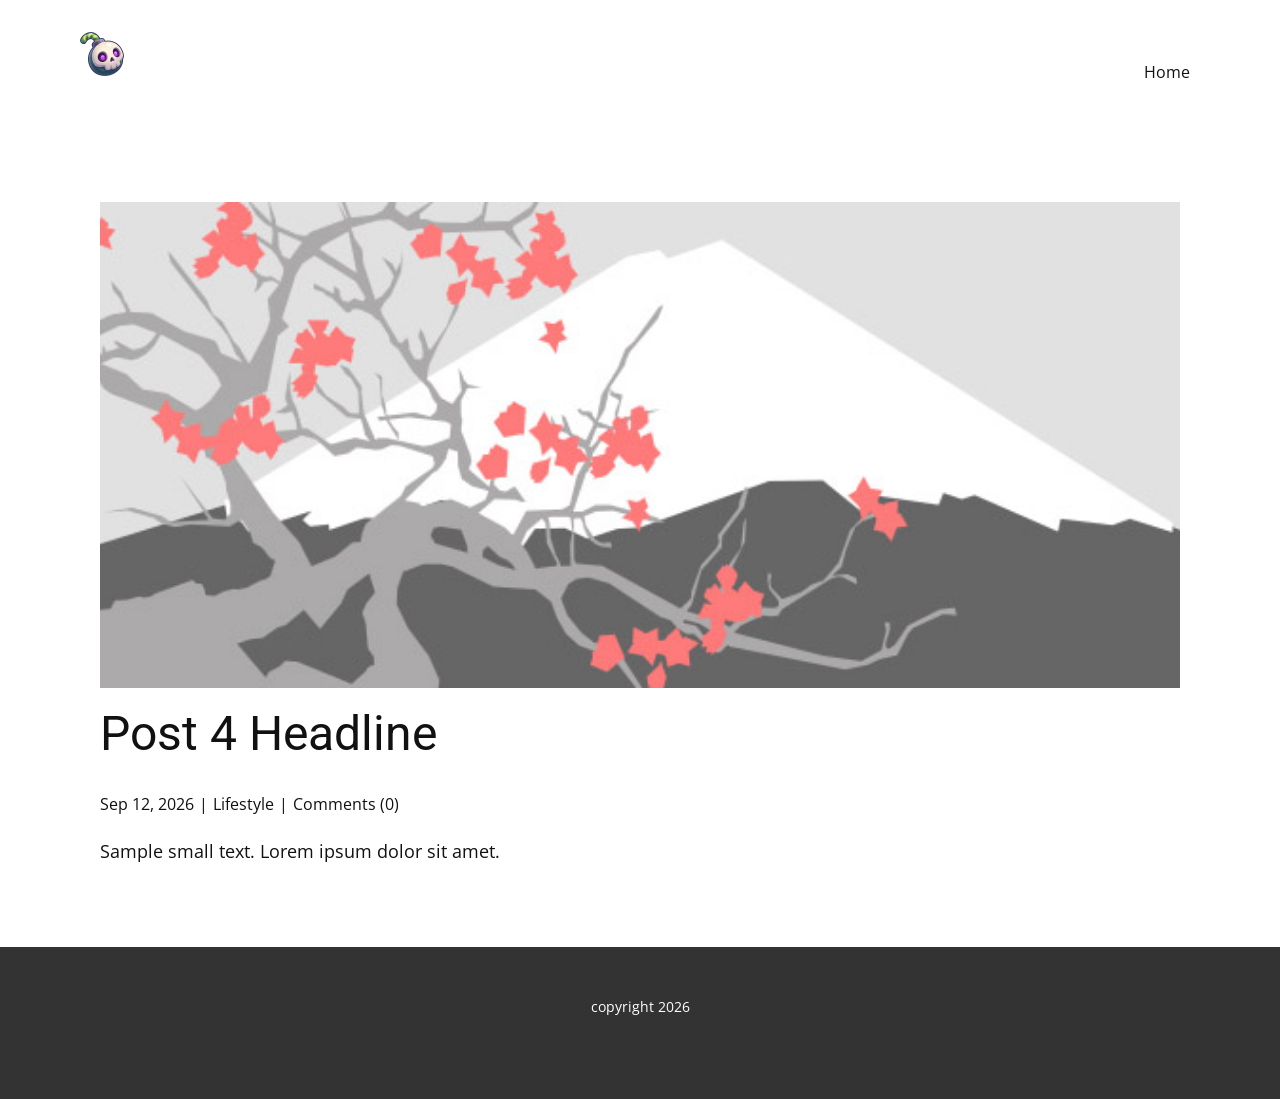
<file: blog/post-3.html>
<!DOCTYPE html>
<html style="font-size: 16px;" lang="en"><head>
    <meta name="viewport" content="width=device-width, initial-scale=1.0">
    <meta charset="utf-8">
    <meta name="keywords" content="Post 1 Headline">
    <meta name="description" content="Sample small text. Lorem ipsum dolor sit amet.">
    <title>Post 4 Headline</title>
    <link rel="stylesheet" href="../nicepage.css" media="screen">
<link rel="stylesheet" href="../Post-Template.css" media="screen">
    <script class="u-script" type="text/javascript" src="../jquery.js" defer=""></script>
    <script class="u-script" type="text/javascript" src="../nicepage.js" defer=""></script>
    <meta name="generator" content="Nicepage 8.6.23, nicepage.com">
    <link rel="icon" href="../images/app_icon_foreground.png">
    
    
    
    <link id="u-page-google-font" rel="stylesheet" href="https://fonts.googleapis.com/css2?display=swap&amp;family=Roboto:ital,wght@0,100;0,200;0,300;0,400;0,500;0,600;0,700;0,800;0,900;1,100;1,200;1,300;1,400;1,500;1,600;1,700;1,800;1,900&amp;family=Open+Sans:ital,wght@0,300;0,400;0,500;0,600;0,700;0,800;1,300;1,400;1,500;1,600;1,700;1,800">
    <script type="application/ld+json">{
		"@context": "http://schema.org",
		"@type": "Organization",
		"name": "Veridia",
		"logo": "images/app_icon_foreground.png?rand=6fbb"
}</script>
    <meta name="theme-color" content="#478ac9">
  <meta data-intl-tel-input-cdn-path="intlTelInput/"><meta name="twitter:description" content="Sample small text. Lorem ipsum dolor sit amet."><meta property="og:type" content="article"><meta property="og:title" content="Post 4 Headline"><meta property="og:description" content="Sample small text. Lorem ipsum dolor sit amet."><meta property="og:image" content="../images/0fd3416c.jpeg"></head>
  <body data-path-to-root="./" data-include-products="false" class="u-body u-xl-mode" data-lang="en"><header class="u-clearfix u-header u-header" id="header"><div class="u-clearfix u-sheet u-valign-middle u-sheet-1">
        <a href="#" class="u-image u-logo u-image-1" data-image-width="1024" data-image-height="1024">
          <img src="../images/app_icon_foreground.png?rand=6fbb" class="u-logo-image u-logo-image-1">
        </a>
        <nav class="u-menu u-menu-one-level u-offcanvas u-menu-1" role="navigation" aria-label="Menu navigation">
          <div class="menu-collapse" style="font-size: 1rem; letter-spacing: 0px;">
            <a class="u-button-style u-custom-left-right-menu-spacing u-custom-padding-bottom u-custom-top-bottom-menu-spacing u-hamburger-link u-nav-link u-text-active-palette-1-base u-text-hover-palette-2-base" href="#" tabindex="-1" aria-label="Open menu" aria-controls="3c6a">
              <svg class="u-svg-link" viewBox="0 0 24 24"><use xlink:href="#menu-hamburger"></use></svg>
              <svg class="u-svg-content" version="1.1" id="menu-hamburger" viewBox="0 0 16 16" x="0px" y="0px" xmlns:xlink="http://www.w3.org/1999/xlink" xmlns="http://www.w3.org/2000/svg"><g><rect y="1" width="16" height="2"></rect><rect y="7" width="16" height="2"></rect><rect y="13" width="16" height="2"></rect>
</g></svg>
            </a>
          </div>
          <div class="u-custom-menu u-nav-container">
            <ul class="u-nav u-unstyled u-nav-1" role="menubar"><li role="none" class="u-nav-item"><a role="menuitem" class="u-button-style u-nav-link u-text-active-palette-1-base u-text-hover-palette-2-base u-nav-link-2" href="../">Home</a>
</li></ul>
          </div>
          <div class="u-custom-menu u-nav-container-collapse" id="3c6a" role="region" aria-label="Menu panel">
            <div class="u-black u-container-style u-inner-container-layout u-opacity u-opacity-95 u-sidenav">
              <div class="u-inner-container-layout u-sidenav-overflow">
                <div class="u-menu-close" tabindex="-1" aria-label="Close menu"></div>
                <ul class="u-align-center u-nav u-popupmenu-items u-unstyled u-nav-2" role="menubar"><li role="none" class="u-nav-item"><a role="menuitem" class="u-button-style u-nav-link" href="../">Home</a>
</li></ul>
              </div>
            </div>
            <div class="u-black u-menu-overlay u-opacity u-opacity-70"></div>
          </div>
        </nav>
      </div></header>
    <section class="u-align-center u-clearfix u-section-1" id="block-2">
      <div class="u-clearfix u-sheet u-valign-middle-md u-valign-middle-sm u-valign-middle-xs u-sheet-1"><!--post_details--><!--post_details_options_json--><!--{"source":""}--><!--/post_details_options_json--><!--blog_post-->
        <div class="u-container-style u-expanded-width u-post-details u-post-details-1">
          <div class="u-container-layout u-valign-middle u-container-layout-1"><!--blog_post_image-->
            <img alt="" class="u-blog-control u-expanded-width u-image u-image-default u-image-1" src="../images/0fd3416c.jpeg"><!--/blog_post_image--><!--blog_post_header-->
            <h2 class="u-blog-control u-text u-text-1">Post 4 Headline</h2><!--/blog_post_header--><!--blog_post_metadata-->
            <div class="u-blog-control u-metadata u-metadata-1"><!--blog_post_metadata_date--><span class="u-meta-date u-meta-icon">Sep 12, 2026</span><!--/blog_post_metadata_date--><!--blog_post_metadata_category--><span class="u-meta-category u-meta-icon"><a href="/blog/blog.html#/blog-1///3">Lifestyle</a></span><!--/blog_post_metadata_category--><!--blog_post_metadata_comments--><span class="u-meta-comments u-meta-icon"><!--blog_post_metadata_comments_content-->Comments (0)<!--/blog_post_metadata_comments_content--></span><!--/blog_post_metadata_comments-->
            </div><!--/blog_post_metadata--><!--blog_post_content-->
            <div class="u-align-justify u-blog-control u-post-content u-text u-text-2 fr-view">
  <p>Sample small text. Lorem ipsum dolor sit amet.</p>
  </div><!--/blog_post_content-->
          </div>
        </div><!--/blog_post--><!--/post_details-->
      </div>
    </section>
    
    
    
    <footer class="u-align-center u-clearfix u-container-align-center u-footer u-grey-80 u-footer" id="footer"><div class="u-clearfix u-sheet u-sheet-1">
        <p class="u-small-text u-text u-text-variant u-text-1">copyright 2026</p>
      </div></footer>
    <section class="u-backlink u-clearfix u-grey-80"></section>
  
</body></html>
</file>
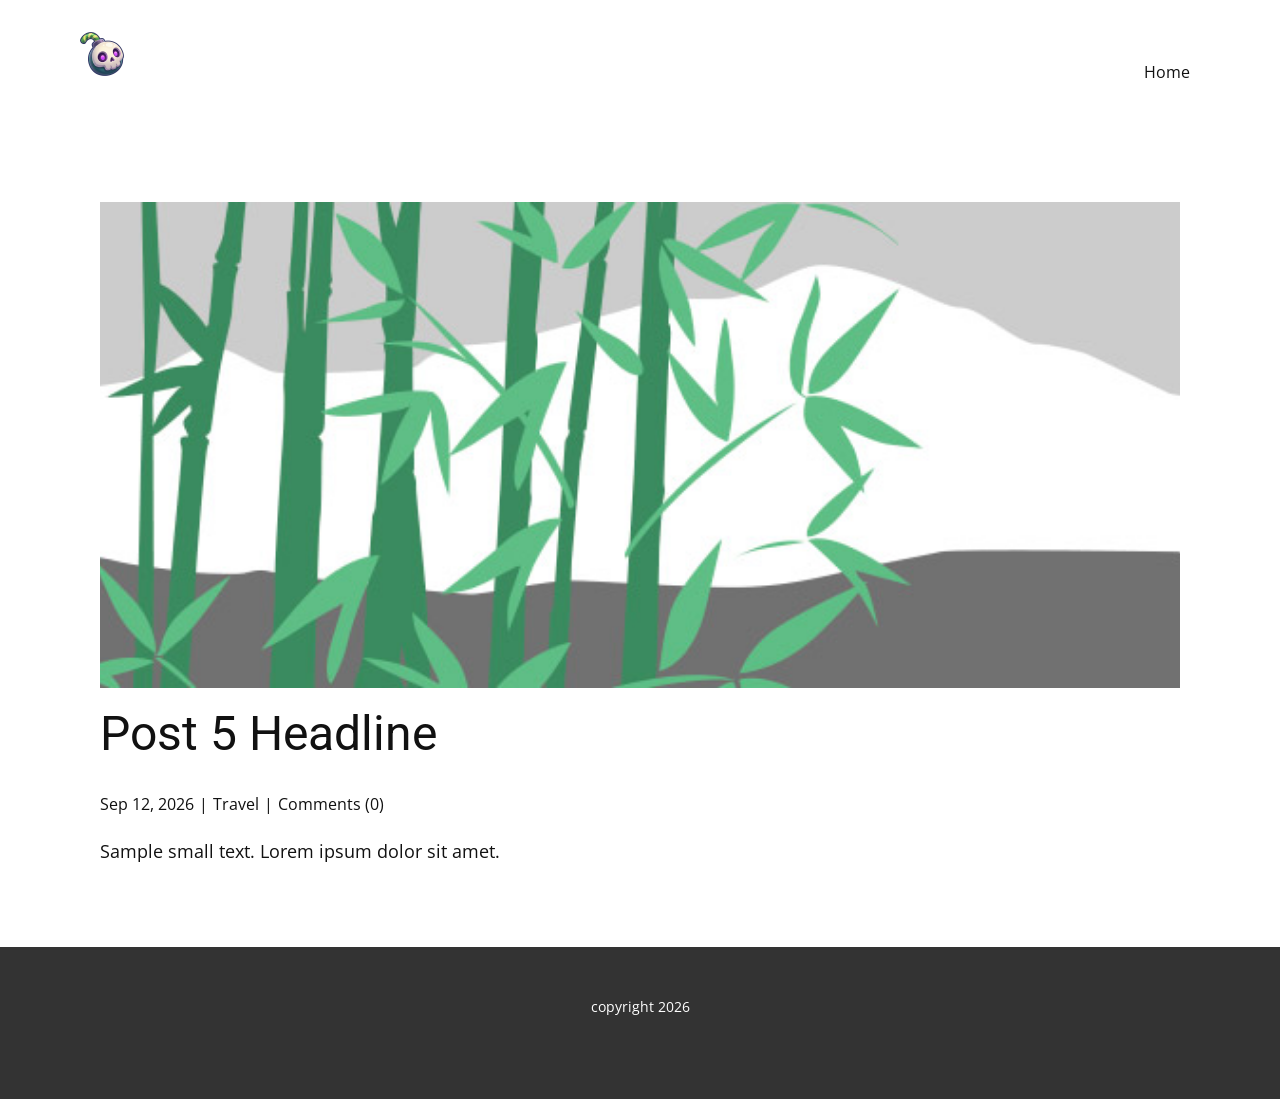
<file: blog/post-4.html>
<!DOCTYPE html>
<html style="font-size: 16px;" lang="en"><head>
    <meta name="viewport" content="width=device-width, initial-scale=1.0">
    <meta charset="utf-8">
    <meta name="keywords" content="Post 1 Headline">
    <meta name="description" content="Sample small text. Lorem ipsum dolor sit amet.">
    <title>Post 5 Headline</title>
    <link rel="stylesheet" href="../nicepage.css" media="screen">
<link rel="stylesheet" href="../Post-Template.css" media="screen">
    <script class="u-script" type="text/javascript" src="../jquery.js" defer=""></script>
    <script class="u-script" type="text/javascript" src="../nicepage.js" defer=""></script>
    <meta name="generator" content="Nicepage 8.6.23, nicepage.com">
    <link rel="icon" href="../images/app_icon_foreground.png">
    
    
    
    <link id="u-page-google-font" rel="stylesheet" href="https://fonts.googleapis.com/css2?display=swap&amp;family=Roboto:ital,wght@0,100;0,200;0,300;0,400;0,500;0,600;0,700;0,800;0,900;1,100;1,200;1,300;1,400;1,500;1,600;1,700;1,800;1,900&amp;family=Open+Sans:ital,wght@0,300;0,400;0,500;0,600;0,700;0,800;1,300;1,400;1,500;1,600;1,700;1,800">
    <script type="application/ld+json">{
		"@context": "http://schema.org",
		"@type": "Organization",
		"name": "Veridia",
		"logo": "images/app_icon_foreground.png?rand=6fbb"
}</script>
    <meta name="theme-color" content="#478ac9">
  <meta data-intl-tel-input-cdn-path="intlTelInput/"><meta name="twitter:description" content="Sample small text. Lorem ipsum dolor sit amet."><meta property="og:type" content="article"><meta property="og:title" content="Post 5 Headline"><meta property="og:description" content="Sample small text. Lorem ipsum dolor sit amet."><meta property="og:image" content="../images/68f64b9d.jpeg"></head>
  <body data-path-to-root="./" data-include-products="false" class="u-body u-xl-mode" data-lang="en"><header class="u-clearfix u-header u-header" id="header"><div class="u-clearfix u-sheet u-valign-middle u-sheet-1">
        <a href="#" class="u-image u-logo u-image-1" data-image-width="1024" data-image-height="1024">
          <img src="../images/app_icon_foreground.png?rand=6fbb" class="u-logo-image u-logo-image-1">
        </a>
        <nav class="u-menu u-menu-one-level u-offcanvas u-menu-1" role="navigation" aria-label="Menu navigation">
          <div class="menu-collapse" style="font-size: 1rem; letter-spacing: 0px;">
            <a class="u-button-style u-custom-left-right-menu-spacing u-custom-padding-bottom u-custom-top-bottom-menu-spacing u-hamburger-link u-nav-link u-text-active-palette-1-base u-text-hover-palette-2-base" href="#" tabindex="-1" aria-label="Open menu" aria-controls="3c6a">
              <svg class="u-svg-link" viewBox="0 0 24 24"><use xlink:href="#menu-hamburger"></use></svg>
              <svg class="u-svg-content" version="1.1" id="menu-hamburger" viewBox="0 0 16 16" x="0px" y="0px" xmlns:xlink="http://www.w3.org/1999/xlink" xmlns="http://www.w3.org/2000/svg"><g><rect y="1" width="16" height="2"></rect><rect y="7" width="16" height="2"></rect><rect y="13" width="16" height="2"></rect>
</g></svg>
            </a>
          </div>
          <div class="u-custom-menu u-nav-container">
            <ul class="u-nav u-unstyled u-nav-1" role="menubar"><li role="none" class="u-nav-item"><a role="menuitem" class="u-button-style u-nav-link u-text-active-palette-1-base u-text-hover-palette-2-base u-nav-link-2" href="../">Home</a>
</li></ul>
          </div>
          <div class="u-custom-menu u-nav-container-collapse" id="3c6a" role="region" aria-label="Menu panel">
            <div class="u-black u-container-style u-inner-container-layout u-opacity u-opacity-95 u-sidenav">
              <div class="u-inner-container-layout u-sidenav-overflow">
                <div class="u-menu-close" tabindex="-1" aria-label="Close menu"></div>
                <ul class="u-align-center u-nav u-popupmenu-items u-unstyled u-nav-2" role="menubar"><li role="none" class="u-nav-item"><a role="menuitem" class="u-button-style u-nav-link" href="../">Home</a>
</li></ul>
              </div>
            </div>
            <div class="u-black u-menu-overlay u-opacity u-opacity-70"></div>
          </div>
        </nav>
      </div></header>
    <section class="u-align-center u-clearfix u-section-1" id="block-2">
      <div class="u-clearfix u-sheet u-valign-middle-md u-valign-middle-sm u-valign-middle-xs u-sheet-1"><!--post_details--><!--post_details_options_json--><!--{"source":""}--><!--/post_details_options_json--><!--blog_post-->
        <div class="u-container-style u-expanded-width u-post-details u-post-details-1">
          <div class="u-container-layout u-valign-middle u-container-layout-1"><!--blog_post_image-->
            <img alt="" class="u-blog-control u-expanded-width u-image u-image-default u-image-1" src="../images/68f64b9d.jpeg"><!--/blog_post_image--><!--blog_post_header-->
            <h2 class="u-blog-control u-text u-text-1">Post 5 Headline</h2><!--/blog_post_header--><!--blog_post_metadata-->
            <div class="u-blog-control u-metadata u-metadata-1"><!--blog_post_metadata_date--><span class="u-meta-date u-meta-icon">Sep 12, 2026</span><!--/blog_post_metadata_date--><!--blog_post_metadata_category--><span class="u-meta-category u-meta-icon"><a href="/blog/blog.html#/blog-1///2">Travel</a></span><!--/blog_post_metadata_category--><!--blog_post_metadata_comments--><span class="u-meta-comments u-meta-icon"><!--blog_post_metadata_comments_content-->Comments (0)<!--/blog_post_metadata_comments_content--></span><!--/blog_post_metadata_comments-->
            </div><!--/blog_post_metadata--><!--blog_post_content-->
            <div class="u-align-justify u-blog-control u-post-content u-text u-text-2 fr-view">
  <p>Sample small text. Lorem ipsum dolor sit amet.</p>
  </div><!--/blog_post_content-->
          </div>
        </div><!--/blog_post--><!--/post_details-->
      </div>
    </section>
    
    
    
    <footer class="u-align-center u-clearfix u-container-align-center u-footer u-grey-80 u-footer" id="footer"><div class="u-clearfix u-sheet u-sheet-1">
        <p class="u-small-text u-text u-text-variant u-text-1">copyright 2026</p>
      </div></footer>
    <section class="u-backlink u-clearfix u-grey-80"></section>
  
</body></html>
</file>
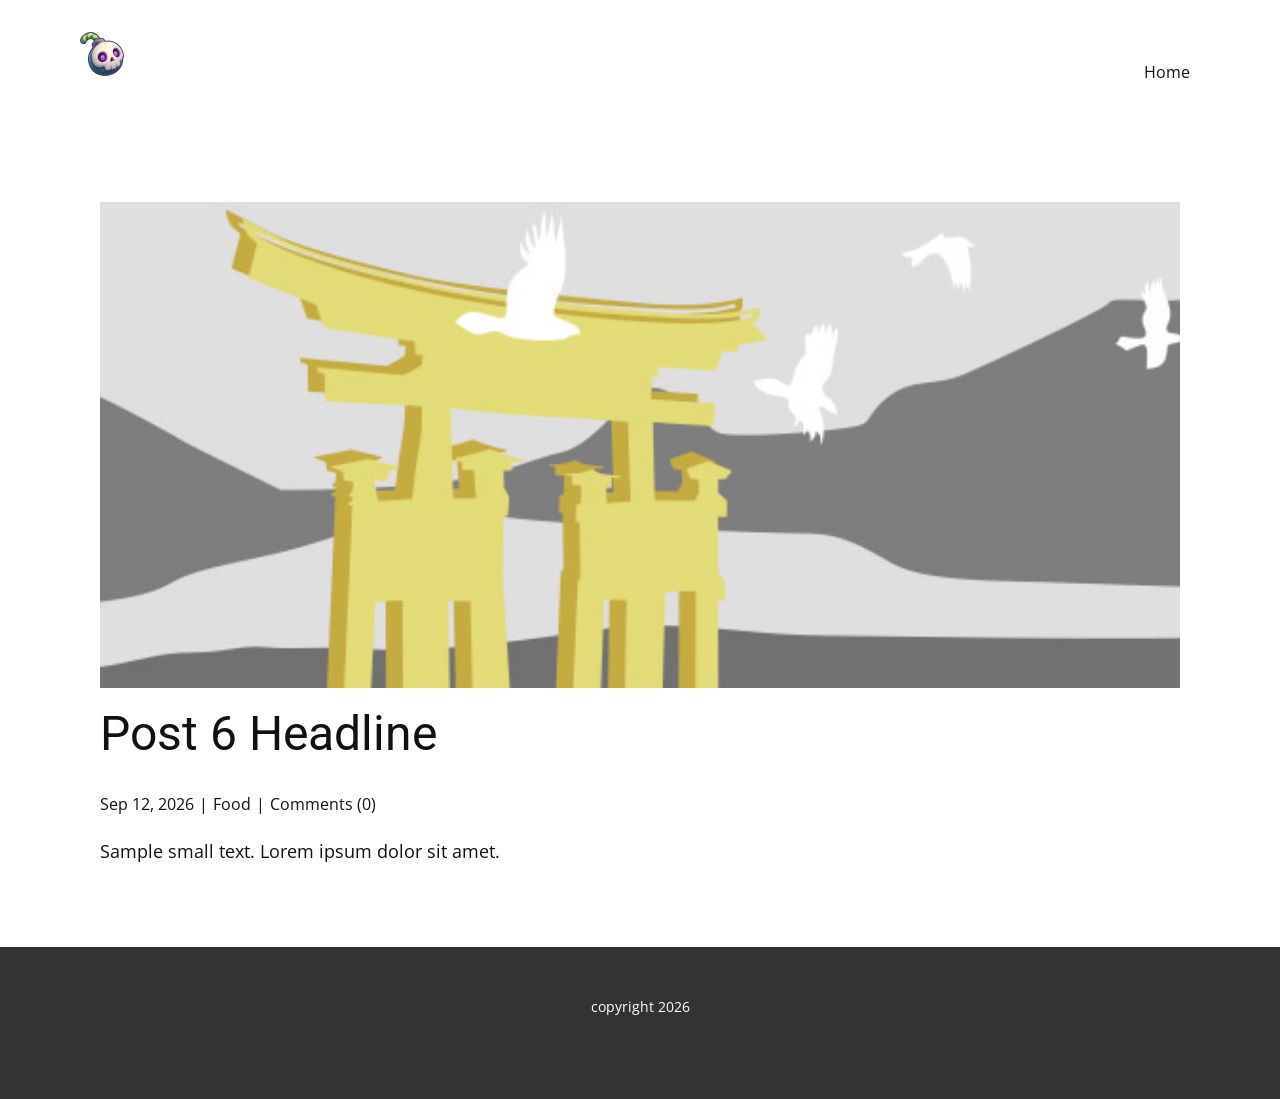
<file: blog/post-5.html>
<!DOCTYPE html>
<html style="font-size: 16px;" lang="en"><head>
    <meta name="viewport" content="width=device-width, initial-scale=1.0">
    <meta charset="utf-8">
    <meta name="keywords" content="Post 1 Headline">
    <meta name="description" content="Sample small text. Lorem ipsum dolor sit amet.">
    <title>Post 6 Headline</title>
    <link rel="stylesheet" href="../nicepage.css" media="screen">
<link rel="stylesheet" href="../Post-Template.css" media="screen">
    <script class="u-script" type="text/javascript" src="../jquery.js" defer=""></script>
    <script class="u-script" type="text/javascript" src="../nicepage.js" defer=""></script>
    <meta name="generator" content="Nicepage 8.6.23, nicepage.com">
    <link rel="icon" href="../images/app_icon_foreground.png">
    
    
    
    <link id="u-page-google-font" rel="stylesheet" href="https://fonts.googleapis.com/css2?display=swap&amp;family=Roboto:ital,wght@0,100;0,200;0,300;0,400;0,500;0,600;0,700;0,800;0,900;1,100;1,200;1,300;1,400;1,500;1,600;1,700;1,800;1,900&amp;family=Open+Sans:ital,wght@0,300;0,400;0,500;0,600;0,700;0,800;1,300;1,400;1,500;1,600;1,700;1,800">
    <script type="application/ld+json">{
		"@context": "http://schema.org",
		"@type": "Organization",
		"name": "Veridia",
		"logo": "images/app_icon_foreground.png?rand=6fbb"
}</script>
    <meta name="theme-color" content="#478ac9">
  <meta data-intl-tel-input-cdn-path="intlTelInput/"><meta name="twitter:description" content="Sample small text. Lorem ipsum dolor sit amet."><meta property="og:type" content="article"><meta property="og:title" content="Post 6 Headline"><meta property="og:description" content="Sample small text. Lorem ipsum dolor sit amet."><meta property="og:image" content="../images/8ad73f3c.jpeg"></head>
  <body data-path-to-root="./" data-include-products="false" class="u-body u-xl-mode" data-lang="en"><header class="u-clearfix u-header u-header" id="header"><div class="u-clearfix u-sheet u-valign-middle u-sheet-1">
        <a href="#" class="u-image u-logo u-image-1" data-image-width="1024" data-image-height="1024">
          <img src="../images/app_icon_foreground.png?rand=6fbb" class="u-logo-image u-logo-image-1">
        </a>
        <nav class="u-menu u-menu-one-level u-offcanvas u-menu-1" role="navigation" aria-label="Menu navigation">
          <div class="menu-collapse" style="font-size: 1rem; letter-spacing: 0px;">
            <a class="u-button-style u-custom-left-right-menu-spacing u-custom-padding-bottom u-custom-top-bottom-menu-spacing u-hamburger-link u-nav-link u-text-active-palette-1-base u-text-hover-palette-2-base" href="#" tabindex="-1" aria-label="Open menu" aria-controls="3c6a">
              <svg class="u-svg-link" viewBox="0 0 24 24"><use xlink:href="#menu-hamburger"></use></svg>
              <svg class="u-svg-content" version="1.1" id="menu-hamburger" viewBox="0 0 16 16" x="0px" y="0px" xmlns:xlink="http://www.w3.org/1999/xlink" xmlns="http://www.w3.org/2000/svg"><g><rect y="1" width="16" height="2"></rect><rect y="7" width="16" height="2"></rect><rect y="13" width="16" height="2"></rect>
</g></svg>
            </a>
          </div>
          <div class="u-custom-menu u-nav-container">
            <ul class="u-nav u-unstyled u-nav-1" role="menubar"><li role="none" class="u-nav-item"><a role="menuitem" class="u-button-style u-nav-link u-text-active-palette-1-base u-text-hover-palette-2-base u-nav-link-2" href="../">Home</a>
</li></ul>
          </div>
          <div class="u-custom-menu u-nav-container-collapse" id="3c6a" role="region" aria-label="Menu panel">
            <div class="u-black u-container-style u-inner-container-layout u-opacity u-opacity-95 u-sidenav">
              <div class="u-inner-container-layout u-sidenav-overflow">
                <div class="u-menu-close" tabindex="-1" aria-label="Close menu"></div>
                <ul class="u-align-center u-nav u-popupmenu-items u-unstyled u-nav-2" role="menubar"><li role="none" class="u-nav-item"><a role="menuitem" class="u-button-style u-nav-link" href="../">Home</a>
</li></ul>
              </div>
            </div>
            <div class="u-black u-menu-overlay u-opacity u-opacity-70"></div>
          </div>
        </nav>
      </div></header>
    <section class="u-align-center u-clearfix u-section-1" id="block-2">
      <div class="u-clearfix u-sheet u-valign-middle-md u-valign-middle-sm u-valign-middle-xs u-sheet-1"><!--post_details--><!--post_details_options_json--><!--{"source":""}--><!--/post_details_options_json--><!--blog_post-->
        <div class="u-container-style u-expanded-width u-post-details u-post-details-1">
          <div class="u-container-layout u-valign-middle u-container-layout-1"><!--blog_post_image-->
            <img alt="" class="u-blog-control u-expanded-width u-image u-image-default u-image-1" src="../images/8ad73f3c.jpeg"><!--/blog_post_image--><!--blog_post_header-->
            <h2 class="u-blog-control u-text u-text-1">Post 6 Headline</h2><!--/blog_post_header--><!--blog_post_metadata-->
            <div class="u-blog-control u-metadata u-metadata-1"><!--blog_post_metadata_date--><span class="u-meta-date u-meta-icon">Sep 12, 2026</span><!--/blog_post_metadata_date--><!--blog_post_metadata_category--><span class="u-meta-category u-meta-icon"><a href="/blog/blog.html#/blog-1///1">Food</a></span><!--/blog_post_metadata_category--><!--blog_post_metadata_comments--><span class="u-meta-comments u-meta-icon"><!--blog_post_metadata_comments_content-->Comments (0)<!--/blog_post_metadata_comments_content--></span><!--/blog_post_metadata_comments-->
            </div><!--/blog_post_metadata--><!--blog_post_content-->
            <div class="u-align-justify u-blog-control u-post-content u-text u-text-2 fr-view">
  <p>Sample small text. Lorem ipsum dolor sit amet.</p>
  </div><!--/blog_post_content-->
          </div>
        </div><!--/blog_post--><!--/post_details-->
      </div>
    </section>
    
    
    
    <footer class="u-align-center u-clearfix u-container-align-center u-footer u-grey-80 u-footer" id="footer"><div class="u-clearfix u-sheet u-sheet-1">
        <p class="u-small-text u-text u-text-variant u-text-1">copyright 2026</p>
      </div></footer>
    <section class="u-backlink u-clearfix u-grey-80"></section>
  
</body></html>
</file>
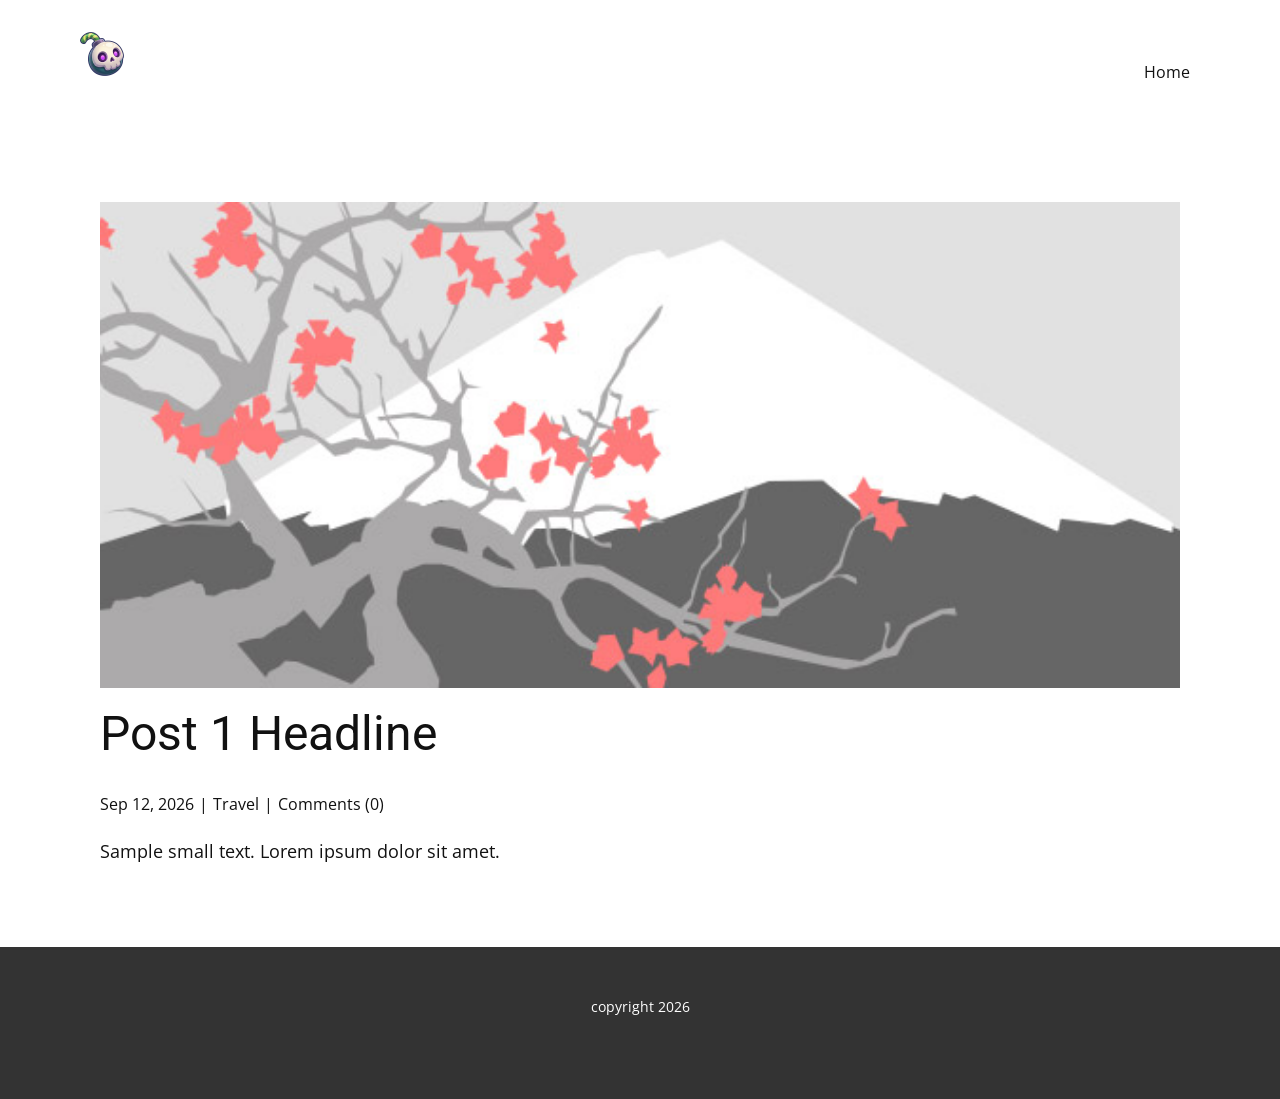
<file: blog/post.html>
<!DOCTYPE html>
<html style="font-size: 16px;" lang="en"><head>
    <meta name="viewport" content="width=device-width, initial-scale=1.0">
    <meta charset="utf-8">
    <meta name="keywords" content="Post 1 Headline">
    <meta name="description" content="Sample small text. Lorem ipsum dolor sit amet.">
    <title>Post 1 Headline</title>
    <link rel="stylesheet" href="../nicepage.css" media="screen">
<link rel="stylesheet" href="../Post-Template.css" media="screen">
    <script class="u-script" type="text/javascript" src="../jquery.js" defer=""></script>
    <script class="u-script" type="text/javascript" src="../nicepage.js" defer=""></script>
    <meta name="generator" content="Nicepage 8.6.23, nicepage.com">
    <link rel="icon" href="../images/app_icon_foreground.png">
    
    
    
    <link id="u-page-google-font" rel="stylesheet" href="https://fonts.googleapis.com/css2?display=swap&amp;family=Roboto:ital,wght@0,100;0,200;0,300;0,400;0,500;0,600;0,700;0,800;0,900;1,100;1,200;1,300;1,400;1,500;1,600;1,700;1,800;1,900&amp;family=Open+Sans:ital,wght@0,300;0,400;0,500;0,600;0,700;0,800;1,300;1,400;1,500;1,600;1,700;1,800">
    <script type="application/ld+json">{
		"@context": "http://schema.org",
		"@type": "Organization",
		"name": "Veridia",
		"logo": "images/app_icon_foreground.png?rand=6fbb"
}</script>
    <meta name="theme-color" content="#478ac9">
  <meta data-intl-tel-input-cdn-path="intlTelInput/"><meta name="twitter:description" content="Sample small text. Lorem ipsum dolor sit amet."><meta property="og:type" content="article"><meta property="og:title" content="Post 1 Headline"><meta property="og:description" content="Sample small text. Lorem ipsum dolor sit amet."><meta property="og:image" content="../images/0fd3416c.jpeg"></head>
  <body data-path-to-root="./" data-include-products="false" class="u-body u-xl-mode" data-lang="en"><header class="u-clearfix u-header u-header" id="header"><div class="u-clearfix u-sheet u-valign-middle u-sheet-1">
        <a href="#" class="u-image u-logo u-image-1" data-image-width="1024" data-image-height="1024">
          <img src="../images/app_icon_foreground.png?rand=6fbb" class="u-logo-image u-logo-image-1">
        </a>
        <nav class="u-menu u-menu-one-level u-offcanvas u-menu-1" role="navigation" aria-label="Menu navigation">
          <div class="menu-collapse" style="font-size: 1rem; letter-spacing: 0px;">
            <a class="u-button-style u-custom-left-right-menu-spacing u-custom-padding-bottom u-custom-top-bottom-menu-spacing u-hamburger-link u-nav-link u-text-active-palette-1-base u-text-hover-palette-2-base" href="#" tabindex="-1" aria-label="Open menu" aria-controls="3c6a">
              <svg class="u-svg-link" viewBox="0 0 24 24"><use xlink:href="#menu-hamburger"></use></svg>
              <svg class="u-svg-content" version="1.1" id="menu-hamburger" viewBox="0 0 16 16" x="0px" y="0px" xmlns:xlink="http://www.w3.org/1999/xlink" xmlns="http://www.w3.org/2000/svg"><g><rect y="1" width="16" height="2"></rect><rect y="7" width="16" height="2"></rect><rect y="13" width="16" height="2"></rect>
</g></svg>
            </a>
          </div>
          <div class="u-custom-menu u-nav-container">
            <ul class="u-nav u-unstyled u-nav-1" role="menubar"><li role="none" class="u-nav-item"><a role="menuitem" class="u-button-style u-nav-link u-text-active-palette-1-base u-text-hover-palette-2-base u-nav-link-2" href="../">Home</a>
</li></ul>
          </div>
          <div class="u-custom-menu u-nav-container-collapse" id="3c6a" role="region" aria-label="Menu panel">
            <div class="u-black u-container-style u-inner-container-layout u-opacity u-opacity-95 u-sidenav">
              <div class="u-inner-container-layout u-sidenav-overflow">
                <div class="u-menu-close" tabindex="-1" aria-label="Close menu"></div>
                <ul class="u-align-center u-nav u-popupmenu-items u-unstyled u-nav-2" role="menubar"><li role="none" class="u-nav-item"><a role="menuitem" class="u-button-style u-nav-link" href="../">Home</a>
</li></ul>
              </div>
            </div>
            <div class="u-black u-menu-overlay u-opacity u-opacity-70"></div>
          </div>
        </nav>
      </div></header>
    <section class="u-align-center u-clearfix u-section-1" id="block-2">
      <div class="u-clearfix u-sheet u-valign-middle-md u-valign-middle-sm u-valign-middle-xs u-sheet-1"><!--post_details--><!--post_details_options_json--><!--{"source":""}--><!--/post_details_options_json--><!--blog_post-->
        <div class="u-container-style u-expanded-width u-post-details u-post-details-1">
          <div class="u-container-layout u-valign-middle u-container-layout-1"><!--blog_post_image-->
            <img alt="" class="u-blog-control u-expanded-width u-image u-image-default u-image-1" src="../images/0fd3416c.jpeg"><!--/blog_post_image--><!--blog_post_header-->
            <h2 class="u-blog-control u-text u-text-1">Post 1 Headline</h2><!--/blog_post_header--><!--blog_post_metadata-->
            <div class="u-blog-control u-metadata u-metadata-1"><!--blog_post_metadata_date--><span class="u-meta-date u-meta-icon">Sep 12, 2026</span><!--/blog_post_metadata_date--><!--blog_post_metadata_category--><span class="u-meta-category u-meta-icon"><a href="/blog/blog.html#/blog-1///2">Travel</a></span><!--/blog_post_metadata_category--><!--blog_post_metadata_comments--><span class="u-meta-comments u-meta-icon"><!--blog_post_metadata_comments_content-->Comments (0)<!--/blog_post_metadata_comments_content--></span><!--/blog_post_metadata_comments-->
            </div><!--/blog_post_metadata--><!--blog_post_content-->
            <div class="u-align-justify u-blog-control u-post-content u-text u-text-2 fr-view">
  <p>Sample small text. Lorem ipsum dolor sit amet.</p>
  </div><!--/blog_post_content-->
          </div>
        </div><!--/blog_post--><!--/post_details-->
      </div>
    </section>
    
    
    
    <footer class="u-align-center u-clearfix u-container-align-center u-footer u-grey-80 u-footer" id="footer"><div class="u-clearfix u-sheet u-sheet-1">
        <p class="u-small-text u-text u-text-variant u-text-1">copyright 2026</p>
      </div></footer>
    <section class="u-backlink u-clearfix u-grey-80"></section>
  
</body></html>
</file>
